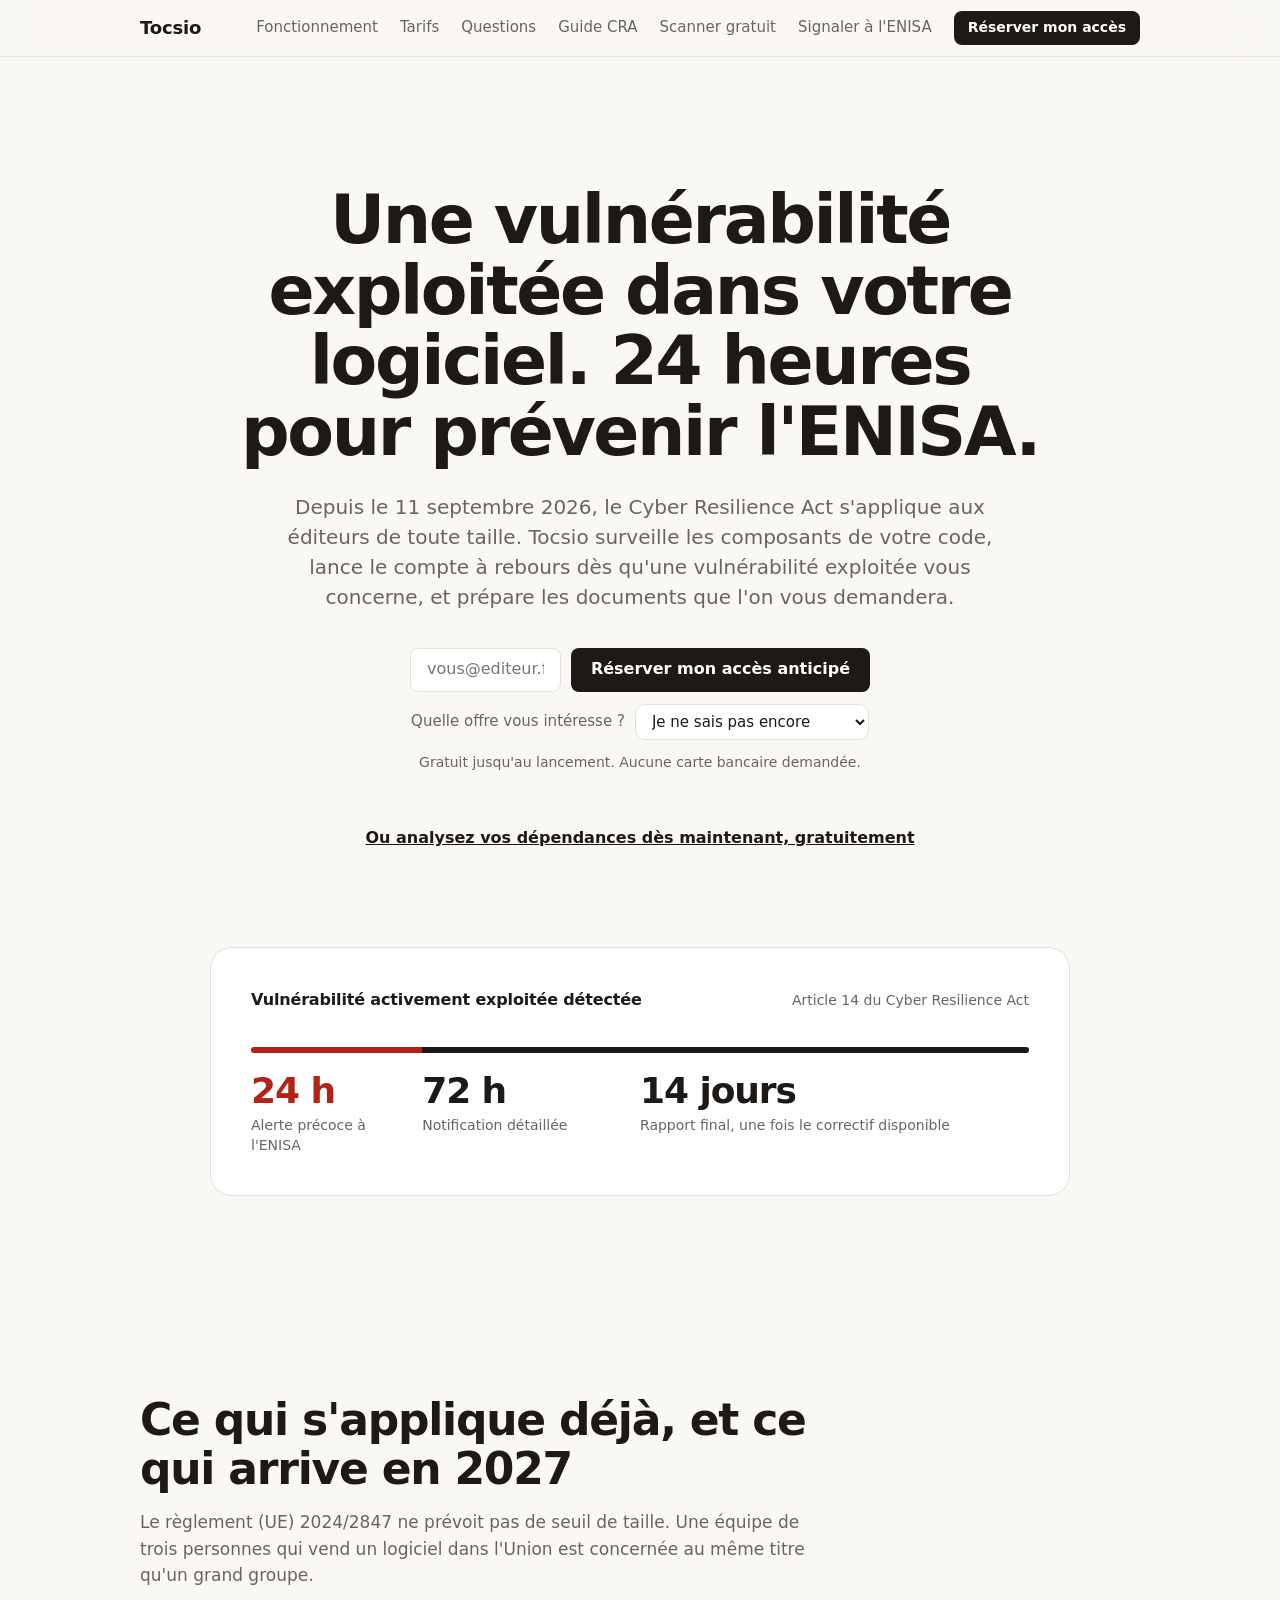
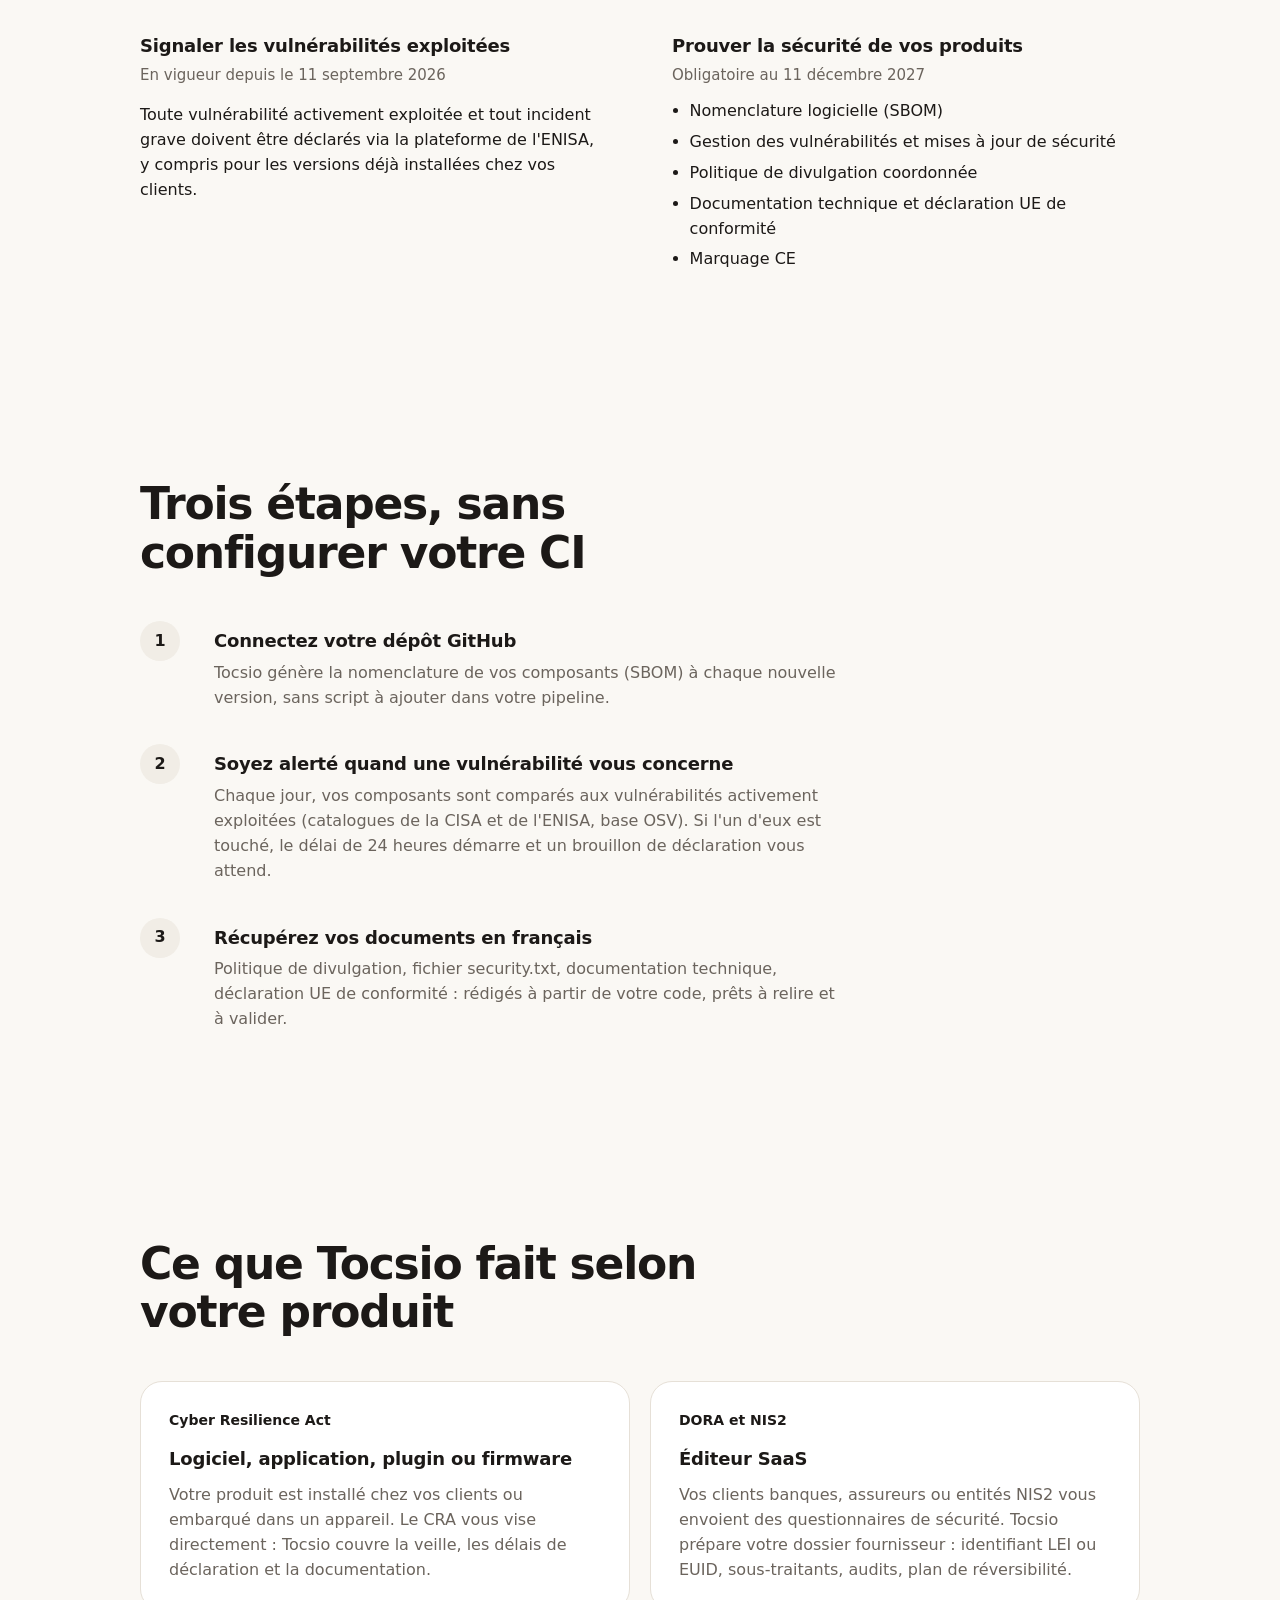
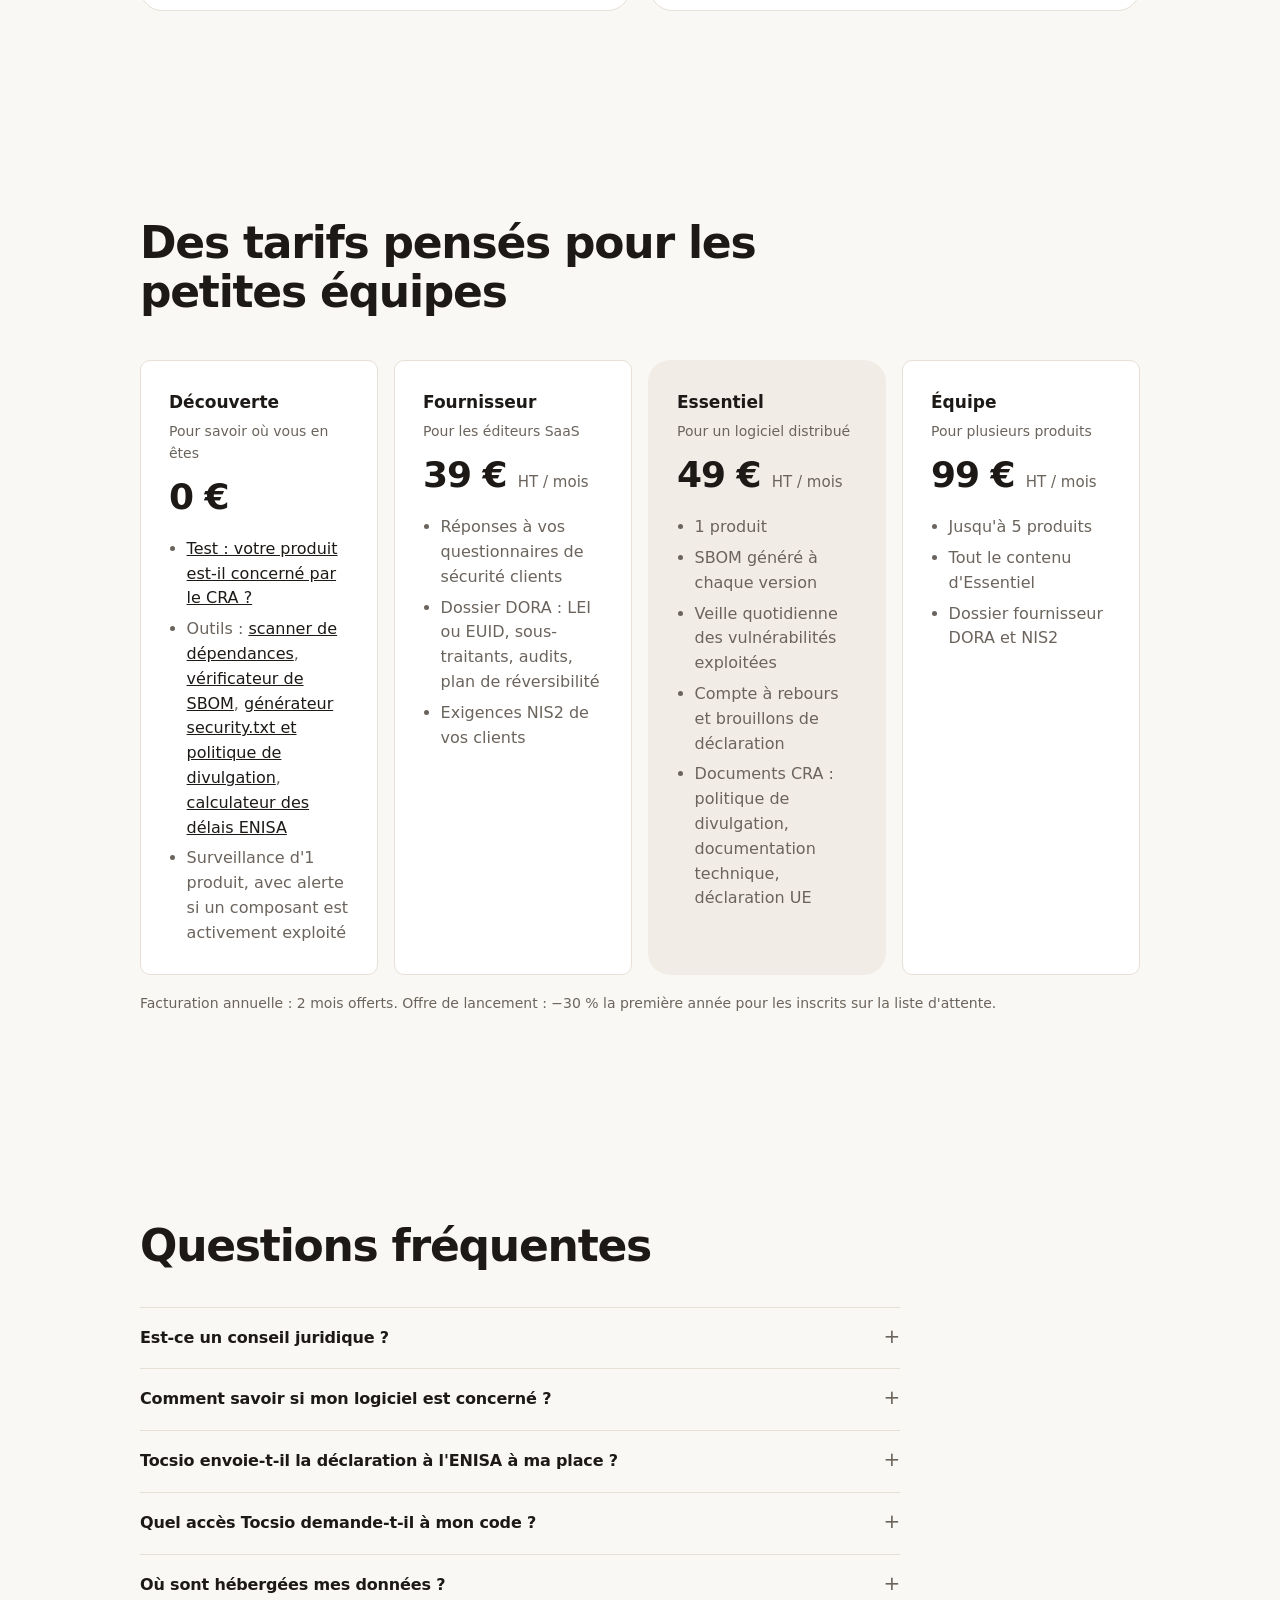
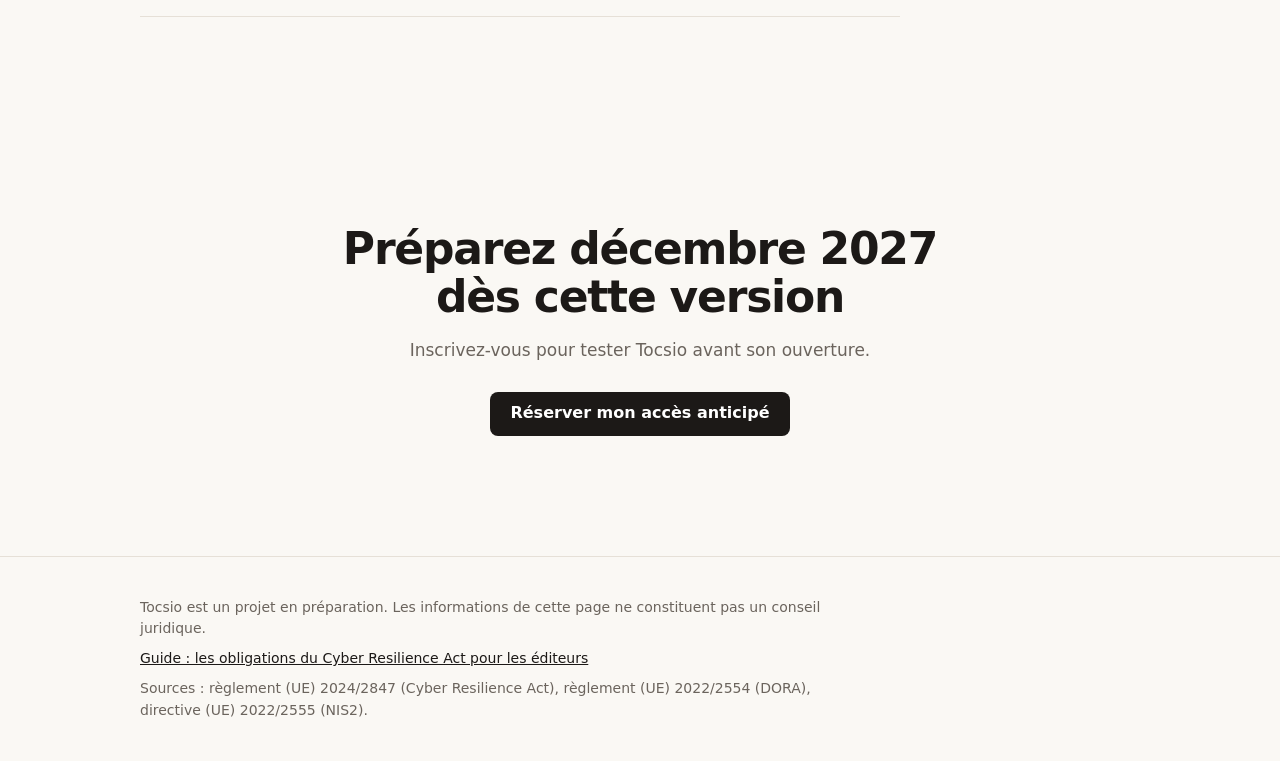
<file: index.html>
<!doctype html>
<html lang="fr">
<head>
<meta charset="utf-8">
<meta name="viewport" content="width=device-width, initial-scale=1, viewport-fit=cover">
<title>Tocsio | Conformité Cyber Resilience Act pour éditeurs de logiciels</title>
<meta name="description" content="Depuis le 11 septembre 2026, le Cyber Resilience Act impose aux éditeurs de signaler en 24 heures toute vulnérabilité exploitée. Tocsio surveille vos composants, lance le compte à rebours et prépare vos documents.">
<link rel="canonical" href="https://hosniadnane.github.io/vigie-landing/">
<script type="application/ld+json">
{
  "@context": "https://schema.org",
  "@type": "FAQPage",
  "mainEntity": [
    {
      "@type": "Question",
      "name": "Est-ce un conseil juridique ?",
      "acceptedAnswer": {
        "@type": "Answer",
        "text": "Non. Tocsio fournit des outils et des modèles conçus par un professionnel de la cybersécurité. Pour toute décision juridique, faites valider vos documents par votre conseil."
      }
    },
    {
      "@type": "Question",
      "name": "Comment savoir si mon logiciel est concerné ?",
      "acceptedAnswer": {
        "@type": "Answer",
        "text": "Le CRA vise les produits comportant des éléments numériques mis sur le marché européen. Certains cas en sont exclus, comme les services purement SaaS ou l'open source non commercial. Le test gratuit vous aide à situer votre produit en deux minutes."
      }
    },
    {
      "@type": "Question",
      "name": "Tocsio envoie-t-il la déclaration à l'ENISA à ma place ?",
      "acceptedAnswer": {
        "@type": "Answer",
        "text": "Tocsio prépare la déclaration et suit les trois délais. L'envoi se fait par vous, sur la plateforme de signalement de l'ENISA."
      }
    },
    {
      "@type": "Question",
      "name": "Quel accès Tocsio demande-t-il à mon code ?",
      "acceptedAnswer": {
        "@type": "Answer",
        "text": "Aucun, si vous préférez : vous pouvez déposer vos fichiers de dépendances ou votre SBOM, ou les envoyer depuis votre intégration continue (GitLab, GitHub Actions ou autre). Sur GitHub, vous pouvez aussi installer l'application Tocsio : un accès en lecture seule à vos dépôts, que vous retirez à tout moment. L'analyse de votre dépôt par l'IA est facultative : elle ne démarre que si vous la demandez. Votre code n'est pas conservé : seuls le SBOM et vos documents sont stockés."
      }
    },
    {
      "@type": "Question",
      "name": "Où sont hébergées mes données ?",
      "acceptedAnswer": {
        "@type": "Answer",
        "text": "Vos données seront hébergées en France. L'analyse par IA, facultative, est réalisée par Claude (Anthropic) ; pendant la bêta, elle a lieu hors de l'Union européenne, et vos données ne servent pas à entraîner de modèle."
      }
    }
  ]
}
</script>
<style>
  :root {
    --paper: #FAF8F4;
    --surface: #FFFFFF;
    --ink: #1C1917;
    --mute: #6B645D;
    --line: #E6E0D7;
    --blue: #1C1917; --on-fill: #FFFFFF;
    --blue-soft: #F1EDE6;
    --signal: #B42318;
    --nav: rgba(250, 248, 244, 0.8);
    --radius-lg: 22px;
    --radius-sm: 10px;
    color-scheme: light;
  }
  @media (prefers-color-scheme: dark) {
    :root {
      --paper: #141210;
      --surface: #1C1A17;
      --ink: #F5F3EF;
      --mute: #AAA29A;
      --line: #2E2A25;
      --blue: #F5F3EF; --on-fill: #141210;
      --blue-soft: #24211D;
      --signal: #FF8A7A;
      --nav: rgba(20, 18, 16, 0.8);
      color-scheme: dark;
    }
  }

  * { box-sizing: border-box; }
  html { -webkit-text-size-adjust: 100%; scroll-behavior: smooth; }
  body {
    margin: 0;
    background: var(--paper);
    color: var(--ink);
    font: 100%/1.55 system-ui, -apple-system, "Segoe UI", Roboto, "Helvetica Neue", Arial, sans-serif;
    font-optical-sizing: auto;
  }
  a { color: var(--blue); }
  :focus-visible { outline: 3px solid var(--blue); outline-offset: 3px; border-radius: 6px; }

  .visually-hidden { position: absolute; width: 1px; height: 1px; overflow: hidden; clip: rect(0 0 0 0); white-space: nowrap; }

  .wrap { max-width: 1040px; margin: 0 auto; padding-inline: max(20px, env(safe-area-inset-left)); }

  /* Navigation: translucent layer, content scrolls under it */
  .nav {
    position: sticky;
    top: 0;
    z-index: 10;
    padding-top: env(safe-area-inset-top, 0px);
    background: var(--nav);
    backdrop-filter: blur(20px) saturate(180%);
    -webkit-backdrop-filter: blur(20px) saturate(180%);
    border-bottom: 1px solid color-mix(in srgb, var(--line) 70%, transparent);
  }
  .nav-inner { display: flex; align-items: center; justify-content: space-between; gap: 16px; height: 56px; }
  .brand { font-weight: 650; font-size: 1.125rem; letter-spacing: -0.01em; color: var(--ink); text-decoration: none; }
  .nav-links { display: flex; align-items: center; gap: 22px; font-size: 0.9375rem; }
  .nav-links a { color: var(--mute); text-decoration: none; white-space: nowrap; }
  .nav-links a:hover { color: var(--ink); }
  .nav-links .btn { color: var(--on-fill); }

  .btn {
    display: inline-flex;
    align-items: center;
    justify-content: center;
    min-height: 44px;
    padding: 0 20px;
    border: 0;
    border-radius: 8px;
    background: var(--blue);
    color: var(--on-fill);
    font: inherit;
    font-weight: 600;
    text-decoration: none;
    cursor: pointer;
    transition: transform 100ms ease-out, opacity 150ms ease;
  }
  .btn:hover { opacity: 0.92; }
  .btn:active { transform: scale(0.97); }
  .btn-small { min-height: 34px; padding: 0 14px; font-size: 0.875rem; }
  @media (prefers-color-scheme: dark) { .btn, .nav-links .btn { color: var(--on-fill); } }

  /* Hero */
  .hero { padding-block: clamp(64px, 11vw, 128px) clamp(48px, 8vw, 96px); text-align: center; }
  .hero h1 {
    margin: 0 auto;
    max-width: 17ch;
    font-size: clamp(2.25rem, 6vw, 4.25rem);
    line-height: 1.04;
    letter-spacing: -0.035em;
    font-weight: 700;
  }
  .hero .lede {
    margin: 24px auto 0;
    max-width: 58ch;
    font-size: clamp(1.0625rem, 1.6vw, 1.25rem);
    line-height: 1.5;
    color: var(--mute);
  }

  /* Waitlist form */
  .signup { margin: 36px auto 0; max-width: 460px; }
  .signup-row { display: flex; gap: 10px; }
  .signup input {
    flex: 1;
    min-width: 0;
    min-height: 44px;
    padding: 0 16px;
    border: 1px solid var(--line);
    border-radius: 8px;
    background: var(--surface);
    color: var(--ink);
    font: inherit;
  }
  .signup input:focus-visible { outline-offset: 1px; }
  .signup .note { margin: 12px 0 0; font-size: 0.875rem; color: var(--mute); }
  .try { margin: 18px 0 0; font-weight: 600; }
  .plan-pick { display: flex; align-items: center; justify-content: center; gap: 10px; margin-top: 12px; font-size: 0.9375rem; color: var(--mute); flex-wrap: wrap; }
  .plan-pick select {
    min-height: 36px; padding: 0 12px; border: 1px solid var(--line); border-radius: 10px;
    background: var(--surface); color: var(--ink); font: inherit;
  }
  .signup .status { margin: 12px 0 0; font-size: 0.9375rem; min-height: 1.5em; }
  .signup .status.ok { color: var(--blue); }
  .signup .status.err { color: var(--signal); }
  @media (max-width: 480px) { .signup-row { flex-direction: column; } }

  /* The reporting clock: the one bold element */
  .clock {
    margin: clamp(56px, 9vw, 96px) auto 0;
    max-width: 860px;
    padding: clamp(24px, 4vw, 40px);
    border-radius: var(--radius-lg);
    background: var(--surface);
    border: 1px solid var(--line);
    text-align: left;
  }
  .clock-head { display: flex; justify-content: space-between; align-items: baseline; gap: 12px; flex-wrap: wrap; }
  .clock-head p { margin: 0; font-weight: 600; letter-spacing: -0.01em; }
  .clock-head span { color: var(--mute); font-size: 0.875rem; }
  .track { position: relative; height: 6px; margin: 34px 0 0; border-radius: 99px; background: var(--line); overflow: hidden; }
  .fill {
    position: absolute; inset: 0;
    background: linear-gradient(90deg, var(--signal) 0 22%, var(--blue) 22% 100%);
    transform-origin: left center;
    transform: scaleX(1);
  }
  .clock.pending .fill { transform: scaleX(0); }
  .clock.animate .fill { animation: run 2.4s cubic-bezier(0.22, 1, 0.36, 1) 0.3s both; }
  @keyframes run { from { transform: scaleX(0); } to { transform: scaleX(1); } }
  .marks { display: grid; grid-template-columns: 22% 28% 1fr; margin-top: 18px; }
  .mark { padding-right: 12px; }
  .mark b { display: block; font-size: clamp(1.5rem, 3.4vw, 2.25rem); line-height: 1.1; letter-spacing: -0.03em; }
  .mark.first b { color: var(--signal); }
  .mark small { display: block; margin-top: 6px; color: var(--mute); font-size: 0.875rem; line-height: 1.4; }
  @media (max-width: 640px) {
    .marks { grid-template-columns: 1fr; gap: 18px; }
    .track { display: none; }
    .mark { padding-left: 14px; border-left: 3px solid var(--blue); }
    .mark.first { border-left-color: var(--signal); }
  }

  /* Sections */
  section { padding-block: clamp(56px, 9vw, 104px); }
  .section-title {
    margin: 0;
    max-width: 22ch;
    font-size: clamp(1.75rem, 3.6vw, 2.75rem);
    line-height: 1.1;
    letter-spacing: -0.028em;
    font-weight: 700;
  }
  .section-intro { margin: 16px 0 0; max-width: 62ch; color: var(--mute); font-size: 1.0625rem; }

  .law { display: grid; grid-template-columns: 1fr 1fr; gap: clamp(28px, 5vw, 64px); margin-top: 44px; }
  .law h3 { margin: 0; font-size: 1.125rem; letter-spacing: -0.01em; }
  .law .when { margin: 4px 0 12px; color: var(--mute); font-size: 0.9375rem; }
  .law p, .law li { max-width: 52ch; }
  .law ul { margin: 0; padding-left: 1.1em; }
  .law li + li { margin-top: 6px; }
  @media (max-width: 720px) { .law { grid-template-columns: 1fr; } }

  .steps { list-style: none; margin: 44px 0 0; padding: 0; display: grid; gap: 34px; counter-reset: step; }
  .steps li { display: grid; grid-template-columns: 56px 1fr; gap: 6px 18px; counter-increment: step; }
  .steps li::before {
    content: counter(step);
    grid-row: span 2;
    width: 40px; height: 40px;
    display: grid; place-items: center;
    border-radius: 50%;
    background: var(--blue-soft);
    color: var(--blue);
    font-weight: 700;
  }
  .steps h3 { margin: 6px 0 0; font-size: 1.125rem; letter-spacing: -0.01em; }
  .steps p { margin: 0; max-width: 62ch; color: var(--mute); }

  .who { display: grid; grid-template-columns: 1fr 1fr; gap: 20px; margin-top: 44px; }
  .who article { padding: 28px; border-radius: var(--radius-lg); background: var(--surface); border: 1px solid var(--line); }
  .who h3 { margin: 0 0 10px; font-size: 1.125rem; letter-spacing: -0.01em; }
  .who p { margin: 0; color: var(--mute); }
  .who .tag { margin: 0 0 14px; font-size: 0.875rem; font-weight: 600; color: var(--blue); }
  @media (max-width: 720px) { .who { grid-template-columns: 1fr; } }

  .plans { display: grid; grid-template-columns: repeat(4, 1fr); gap: 16px; margin-top: 44px; align-items: stretch; }
  .plan .for { margin: 6px 0 0; font-size: 0.875rem; color: var(--mute); }
  .plan { padding: 28px; border-radius: var(--radius-sm); border: 1px solid var(--line); background: var(--surface); display: flex; flex-direction: column; }
  .plan.main { border-radius: var(--radius-lg); background: var(--blue-soft); border-color: transparent; }
  .plan h3 { margin: 0; font-size: 1.0625rem; }
  .price { margin: 14px 0 4px; font-size: 2.25rem; font-weight: 700; letter-spacing: -0.03em; line-height: 1; }
  .price span { font-size: 0.9375rem; font-weight: 500; color: var(--mute); letter-spacing: 0; }
  .plan ul { margin: 18px 0 0; padding-left: 1.1em; color: var(--mute); }
  .plan li + li { margin-top: 6px; }
  .plans-note { margin: 18px 0 0; color: var(--mute); font-size: 0.875rem; }
  @media (max-width: 980px) { .plans { grid-template-columns: repeat(2, 1fr); } }
  @media (max-width: 560px) { .plans { grid-template-columns: 1fr; } }

  .faq { margin-top: 36px; max-width: 760px; }
  .faq details { border-top: 1px solid var(--line); padding: 18px 0; }
  .faq details:last-child { border-bottom: 1px solid var(--line); }
  .faq summary { cursor: pointer; font-weight: 600; letter-spacing: -0.01em; list-style: none; display: flex; justify-content: space-between; gap: 16px; }
  .faq summary::-webkit-details-marker { display: none; }
  .faq summary::after { content: "+"; color: var(--mute); font-weight: 400; font-size: 1.25rem; line-height: 1; transition: transform 200ms ease; }
  .faq details[open] summary::after { transform: rotate(45deg); }
  .faq p { margin: 12px 0 0; color: var(--mute); max-width: 66ch; }

  .closing { text-align: center; }
  .closing .section-title { margin-inline: auto; }
  .closing .section-intro { margin-inline: auto; }

  footer { padding-block: 40px calc(40px + env(safe-area-inset-bottom, 0px)); border-top: 1px solid var(--line); color: var(--mute); font-size: 0.875rem; }
  footer p { margin: 0; max-width: 80ch; }
  footer p + p { margin-top: 8px; }

  @media (max-width: 1000px) { .nav-links a[href^="#"]:not(.btn) { display: none; } }
  @media (max-width: 760px) { .nav-links a:not(.btn) { display: none; } }

  @media (prefers-reduced-motion: reduce) {
    html { scroll-behavior: auto; }
    .clock.animate .fill { animation: none; }
    .btn, .faq summary::after { transition: none; }
  }
  @media (prefers-reduced-transparency: reduce) {
    .nav { background: var(--paper); backdrop-filter: none; -webkit-backdrop-filter: none; }
  }
</style>
</head>
<body>

<header class="nav">
  <div class="wrap nav-inner">
    <a class="brand" href="#">Tocsio</a>
    <nav class="nav-links" aria-label="Navigation principale">
      <a href="#fonctionnement">Fonctionnement</a>
      <a href="#tarifs">Tarifs</a>
      <a href="#questions">Questions</a>
      <a href="cyber-resilience-act-editeurs/">Guide CRA</a>
      <a href="scanner/">Scanner gratuit</a>
      <a href="signaler-enisa/">Signaler à l'ENISA</a>
      <a class="btn btn-small" href="#inscription">Réserver mon accès</a>
    </nav>
  </div>
</header>

<main>
  <div class="wrap hero">
    <h1>Une vulnérabilité exploitée dans votre logiciel. 24&nbsp;heures pour prévenir l'ENISA.</h1>
    <p class="lede">Depuis le 11&nbsp;septembre 2026, le Cyber Resilience Act s'applique aux éditeurs de toute taille. Tocsio surveille les composants de votre code, lance le compte à rebours dès qu'une vulnérabilité exploitée vous concerne, et prépare les documents que l'on vous demandera.</p>

    <form class="signup" id="inscription" novalidate>
      <div class="signup-row">
        <label for="email" class="visually-hidden">Adresse e-mail professionnelle</label>
        <input id="email" name="email" type="email" autocomplete="email" placeholder="vous@editeur.fr" required>
        <button class="btn" type="submit">Réserver mon accès anticipé</button>
      </div>
      <div class="plan-pick">
        <label for="offre">Quelle offre vous intéresse ?</label>
        <select id="offre" name="offre">
          <option value="">Je ne sais pas encore</option>
          <option value="decouverte">Découverte (0 €)</option>
          <option value="fournisseur">Fournisseur (39 € / mois)</option>
          <option value="essentiel">Essentiel (49 € / mois)</option>
          <option value="equipe">Équipe (99 € / mois)</option>
        </select>
      </div>
      <p class="note">Gratuit jusqu'au lancement. Aucune carte bancaire demandée.</p>
      <p class="status" role="status" aria-live="polite"></p>
    </form>
    <p class="try"><a href="scanner/">Ou analysez vos dépendances dès maintenant, gratuitement</a></p>

    <div class="clock" id="clock" aria-label="Délais de déclaration imposés par le Cyber Resilience Act">
      <div class="clock-head">
        <p>Vulnérabilité activement exploitée détectée</p>
        <span>Article 14 du Cyber Resilience Act</span>
      </div>
      <div class="track" aria-hidden="true"><div class="fill"></div></div>
      <div class="marks">
        <div class="mark first"><b>24 h</b><small>Alerte précoce à l'ENISA</small></div>
        <div class="mark"><b>72 h</b><small>Notification détaillée</small></div>
        <div class="mark"><b>14 jours</b><small>Rapport final, une fois le correctif disponible</small></div>
      </div>
    </div>
  </div>

  <section aria-labelledby="t-loi">
    <div class="wrap">
      <h2 class="section-title" id="t-loi">Ce qui s'applique déjà, et ce qui arrive en 2027</h2>
      <p class="section-intro">Le règlement (UE) 2024/2847 ne prévoit pas de seuil de taille. Une équipe de trois personnes qui vend un logiciel dans l'Union est concernée au même titre qu'un grand groupe.</p>
      <div class="law">
        <div>
          <h3>Signaler les vulnérabilités exploitées</h3>
          <p class="when">En vigueur depuis le 11 septembre 2026</p>
          <p>Toute vulnérabilité activement exploitée et tout incident grave doivent être déclarés via la plateforme de l'ENISA, y compris pour les versions déjà installées chez vos clients.</p>
        </div>
        <div>
          <h3>Prouver la sécurité de vos produits</h3>
          <p class="when">Obligatoire au 11 décembre 2027</p>
          <ul>
            <li>Nomenclature logicielle (SBOM)</li>
            <li>Gestion des vulnérabilités et mises à jour de sécurité</li>
            <li>Politique de divulgation coordonnée</li>
            <li>Documentation technique et déclaration UE de conformité</li>
            <li>Marquage CE</li>
          </ul>
        </div>
      </div>
    </div>
  </section>

  <section id="fonctionnement" aria-labelledby="t-fonc">
    <div class="wrap">
      <h2 class="section-title" id="t-fonc">Trois étapes, sans configurer votre CI</h2>
      <ol class="steps">
        <li>
          <h3>Connectez votre dépôt GitHub</h3>
          <p>Tocsio génère la nomenclature de vos composants (SBOM) à chaque nouvelle version, sans script à ajouter dans votre pipeline.</p>
        </li>
        <li>
          <h3>Soyez alerté quand une vulnérabilité vous concerne</h3>
          <p>Chaque jour, vos composants sont comparés aux vulnérabilités activement exploitées (catalogues de la CISA et de l'ENISA, base OSV). Si l'un d'eux est touché, le délai de 24 heures démarre et un brouillon de déclaration vous attend.</p>
        </li>
        <li>
          <h3>Récupérez vos documents en français</h3>
          <p>Politique de divulgation, fichier security.txt, documentation technique, déclaration UE de conformité : rédigés à partir de votre code, prêts à relire et à valider.</p>
        </li>
      </ol>
    </div>
  </section>

  <section aria-labelledby="t-qui">
    <div class="wrap">
      <h2 class="section-title" id="t-qui">Ce que Tocsio fait selon votre produit</h2>
      <div class="who">
        <article>
          <p class="tag">Cyber Resilience Act</p>
          <h3>Logiciel, application, plugin ou firmware</h3>
          <p>Votre produit est installé chez vos clients ou embarqué dans un appareil. Le CRA vous vise directement : Tocsio couvre la veille, les délais de déclaration et la documentation.</p>
        </article>
        <article>
          <p class="tag">DORA et NIS2</p>
          <h3>Éditeur SaaS</h3>
          <p>Vos clients banques, assureurs ou entités NIS2 vous envoient des questionnaires de sécurité. Tocsio prépare votre dossier fournisseur : identifiant LEI ou EUID, sous-traitants, audits, plan de réversibilité.</p>
        </article>
      </div>
    </div>
  </section>

  <section id="tarifs" aria-labelledby="t-tarifs">
    <div class="wrap">
      <h2 class="section-title" id="t-tarifs">Des tarifs pensés pour les petites équipes</h2>
      <div class="plans">
        <div class="plan">
          <h3>Découverte</h3>
          <p class="for">Pour savoir où vous en êtes</p>
          <p class="price">0 €</p>
          <ul>
            <li><a href="test-cra/">Test : votre produit est-il concerné par le CRA ?</a></li>
            <li>Outils : <a href="scanner/">scanner de dépendances</a>, <a href="verifier-sbom/">vérificateur de SBOM</a>, <a href="generateur-securite/">générateur security.txt et politique de divulgation</a>, <a href="signaler-enisa/">calculateur des délais ENISA</a></li>
            <li>Surveillance d'1 produit, avec alerte si un composant est activement exploité</li>
          </ul>
        </div>
        <div class="plan">
          <h3>Fournisseur</h3>
          <p class="for">Pour les éditeurs SaaS</p>
          <p class="price">39 € <span>HT / mois</span></p>
          <ul>
            <li>Réponses à vos questionnaires de sécurité clients</li>
            <li>Dossier DORA : LEI ou EUID, sous-traitants, audits, plan de réversibilité</li>
            <li>Exigences NIS2 de vos clients</li>
          </ul>
        </div>
        <div class="plan main">
          <h3>Essentiel</h3>
          <p class="for">Pour un logiciel distribué</p>
          <p class="price">49 € <span>HT / mois</span></p>
          <ul>
            <li>1 produit</li>
            <li>SBOM généré à chaque version</li>
            <li>Veille quotidienne des vulnérabilités exploitées</li>
            <li>Compte à rebours et brouillons de déclaration</li>
            <li>Documents CRA : politique de divulgation, documentation technique, déclaration UE</li>
          </ul>
        </div>
        <div class="plan">
          <h3>Équipe</h3>
          <p class="for">Pour plusieurs produits</p>
          <p class="price">99 € <span>HT / mois</span></p>
          <ul>
            <li>Jusqu'à 5 produits</li>
            <li>Tout le contenu d'Essentiel</li>
            <li>Dossier fournisseur DORA et NIS2</li>
          </ul>
        </div>
      </div>
      <p class="plans-note">Facturation annuelle : 2 mois offerts. Offre de lancement : −30 % la première année pour les inscrits sur la liste d'attente.</p>
    </div>
  </section>

  <section id="questions" aria-labelledby="t-faq">
    <div class="wrap">
      <h2 class="section-title" id="t-faq">Questions fréquentes</h2>
      <div class="faq">
        <details>
          <summary>Est-ce un conseil juridique ?</summary>
          <p>Non. Tocsio fournit des outils et des modèles conçus par un professionnel de la cybersécurité. Pour toute décision juridique, faites valider vos documents par votre conseil.</p>
        </details>
        <details>
          <summary>Comment savoir si mon logiciel est concerné ?</summary>
          <p>Le CRA vise les produits comportant des éléments numériques mis sur le marché européen. Certains cas en sont exclus, comme les services purement SaaS ou l'open source non commercial. <a href="test-cra/">Le test gratuit</a> vous aide à situer votre produit en deux minutes.</p>
        </details>
        <details>
          <summary>Tocsio envoie-t-il la déclaration à l'ENISA à ma place ?</summary>
          <p>Tocsio prépare la déclaration et suit les trois délais. L'envoi se fait par vous, sur la plateforme de signalement de l'ENISA.</p>
        </details>
        <details>
          <summary>Quel accès Tocsio demande-t-il à mon code ?</summary>
          <p>Aucun, si vous préférez : vous pouvez déposer vos fichiers de dépendances ou votre SBOM, ou les envoyer depuis votre intégration continue (GitLab, GitHub Actions ou autre). Sur GitHub, vous pouvez aussi installer l'application Tocsio : un accès en lecture seule à vos dépôts, que vous retirez à tout moment.</p>
          <p>L'analyse de votre dépôt par l'IA est facultative : elle ne démarre que si vous la demandez. Votre code n'est pas conservé : seuls le SBOM et vos documents sont stockés.</p>
        </details>
        <details>
          <summary>Où sont hébergées mes données ?</summary>
          <p>Vos données seront hébergées en France. L'analyse par IA, facultative, est réalisée par Claude (Anthropic) ; pendant la bêta, elle a lieu hors de l'Union européenne, et vos données ne servent pas à entraîner de modèle.</p>
        </details>
      </div>
    </div>
  </section>

  <section class="closing" aria-labelledby="t-fin">
    <div class="wrap">
      <h2 class="section-title" id="t-fin">Préparez décembre 2027 dès cette version</h2>
      <p class="section-intro">Inscrivez-vous pour tester Tocsio avant son ouverture.</p>
      <p style="margin-top:28px"><a class="btn" href="#inscription">Réserver mon accès anticipé</a></p>
    </div>
  </section>
</main>

<footer>
  <div class="wrap">
    <p>Tocsio est un projet en préparation. Les informations de cette page ne constituent pas un conseil juridique.</p>
    <p><a href="cyber-resilience-act-editeurs/">Guide : les obligations du Cyber Resilience Act pour les éditeurs</a></p>
    <p>Sources : règlement (UE) 2024/2847 (Cyber Resilience Act), règlement (UE) 2022/2554 (DORA), directive (UE) 2022/2555 (NIS2).</p>
  </div>
</footer>

<script>
  // Formspree waitlist form.
  const FORM_ENDPOINT = "https://formspree.io/f/xvkaworv";

  const form = document.getElementById("inscription");
  const input = document.getElementById("email");
  const status = form.querySelector(".status");

  form.addEventListener("submit", async (event) => {
    event.preventDefault();
    status.className = "status";

    if (!input.checkValidity()) {
      status.textContent = "Saisissez une adresse e-mail valide.";
      status.classList.add("err");
      input.focus();
      return;
    }
    if (!FORM_ENDPOINT) {
      status.textContent = "Le formulaire n'est pas encore connecté.";
      status.classList.add("err");
      return;
    }

    const button = form.querySelector("button");
    button.disabled = true;
    try {
      const response = await fetch(FORM_ENDPOINT, {
        method: "POST",
        headers: { "Accept": "application/json", "Content-Type": "application/json" },
        body: JSON.stringify({ email: input.value, offre: document.getElementById("offre").value || "indecis", source: "accueil" })
      });
      if (!response.ok) throw new Error(String(response.status));
      status.textContent = "C'est noté. Vous serez prévenu avant l'ouverture.";
      status.classList.add("ok");
      form.reset();
    } catch {
      status.textContent = "L'inscription n'a pas abouti. Réessayez dans un instant.";
      status.classList.add("err");
    } finally {
      button.disabled = false;
    }
  });

  // One orchestrated moment: the reporting clock fills once it is on screen.
  const clock = document.getElementById("clock");
  const reduce = window.matchMedia("(prefers-reduced-motion: reduce)").matches;
  if (!reduce && "IntersectionObserver" in window) {
    clock.classList.add("pending");
    const observer = new IntersectionObserver((entries) => {
      if (entries.some((e) => e.isIntersecting)) {
        clock.classList.replace("pending", "animate");
        observer.disconnect();
      }
    }, { threshold: 0.4 });
    observer.observe(clock);
  }
</script>
</body>
</html>
</file>
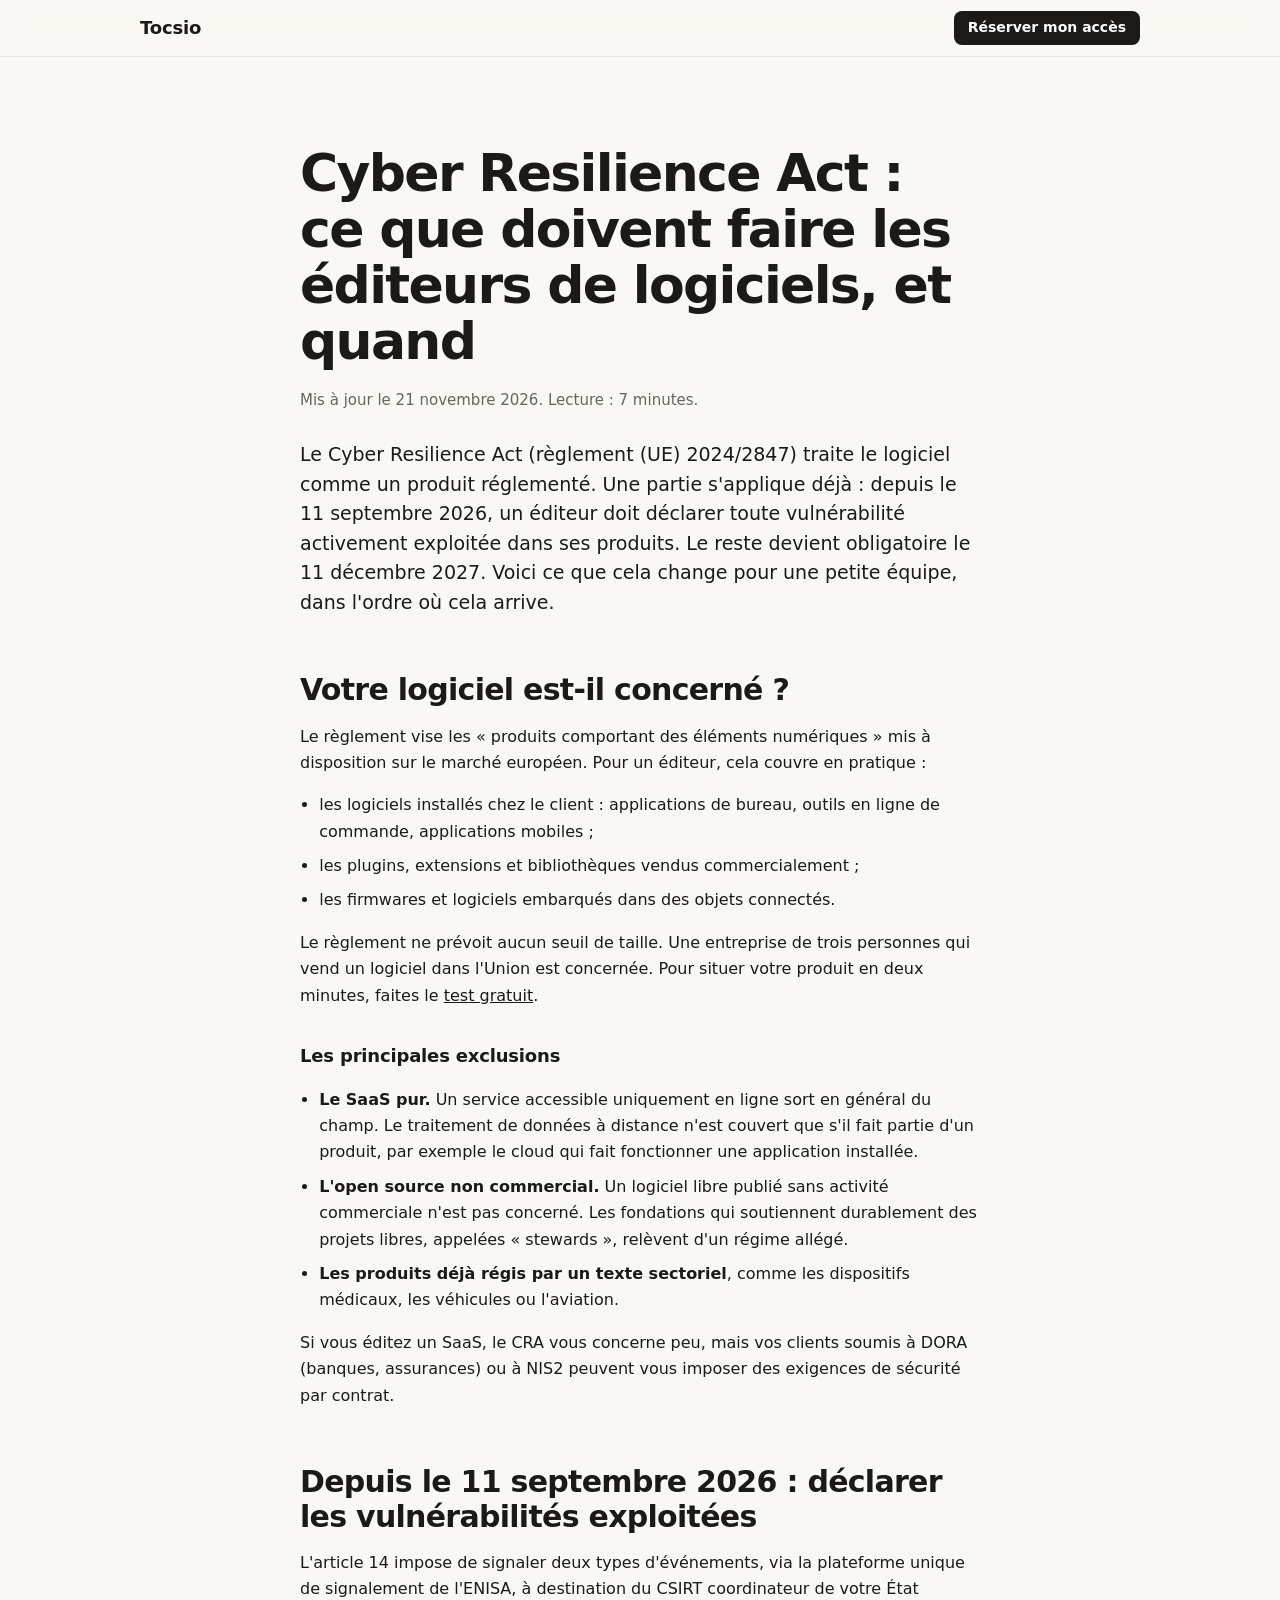
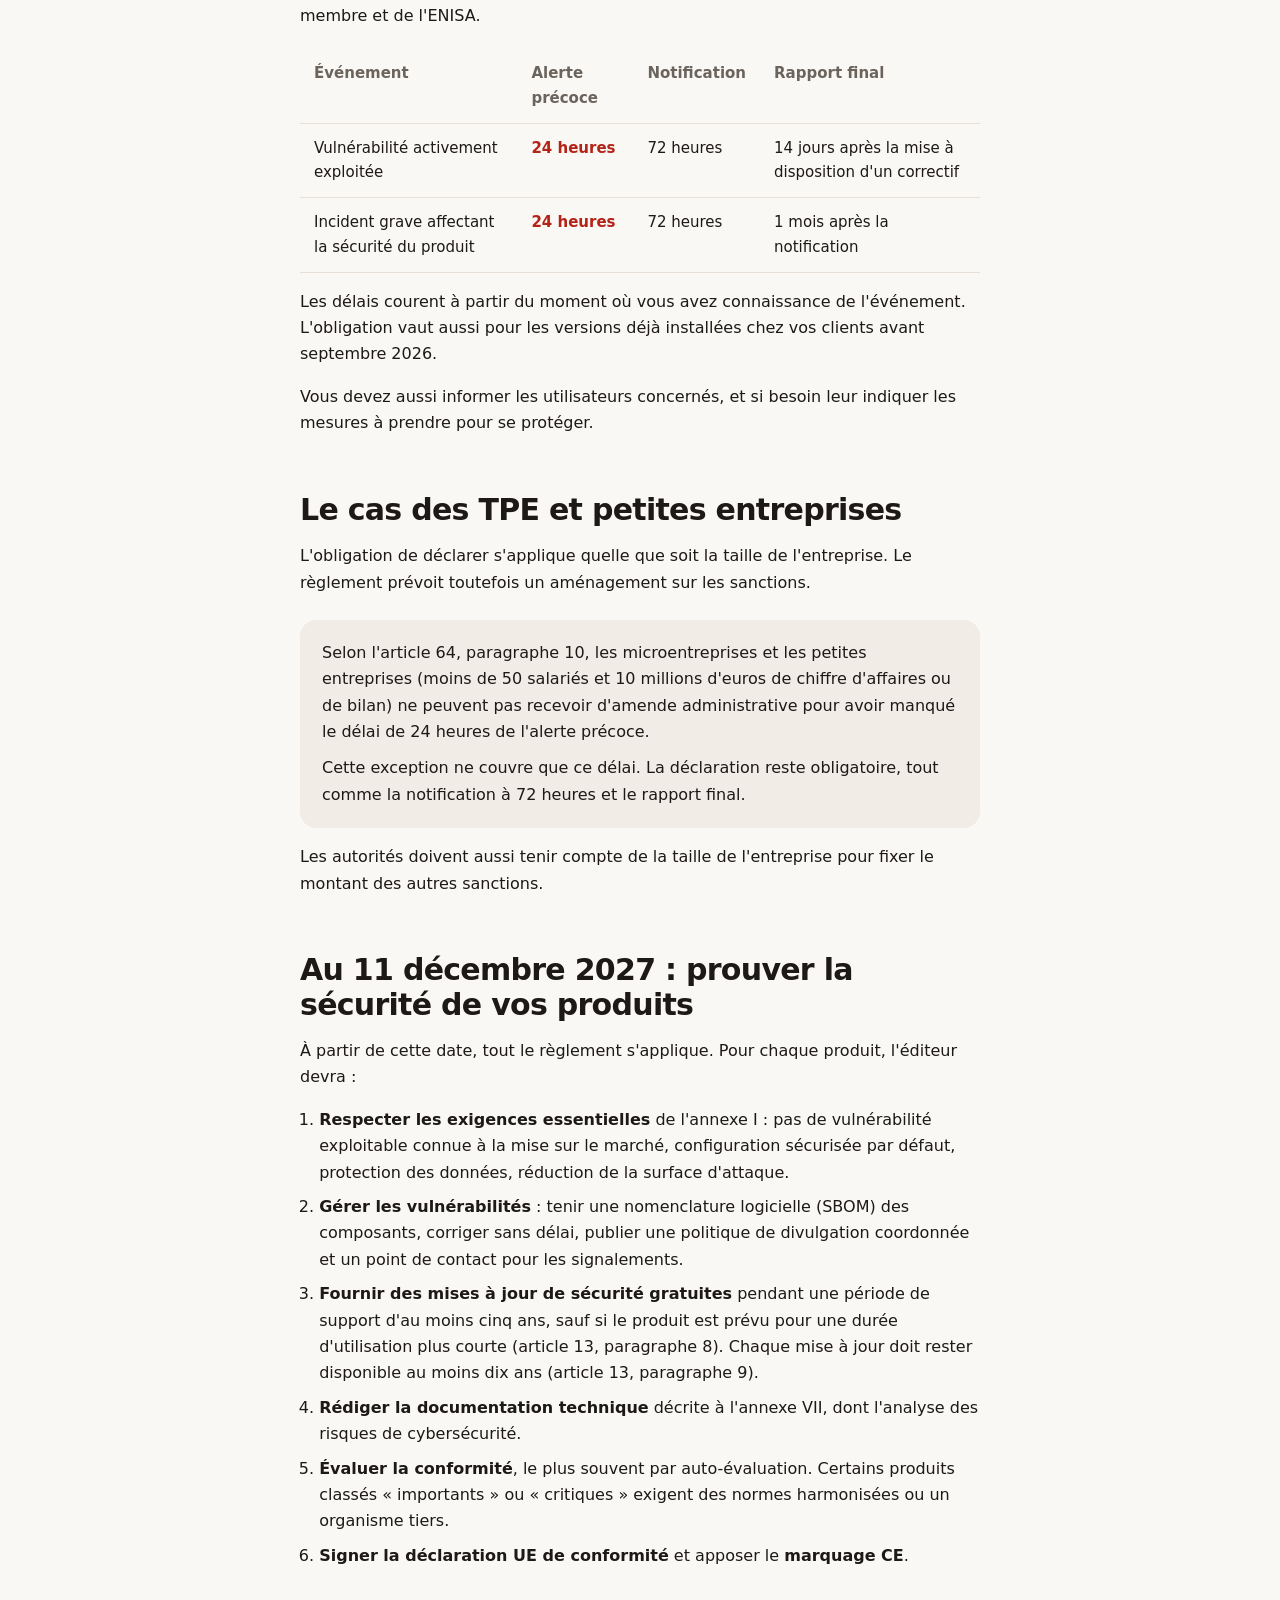
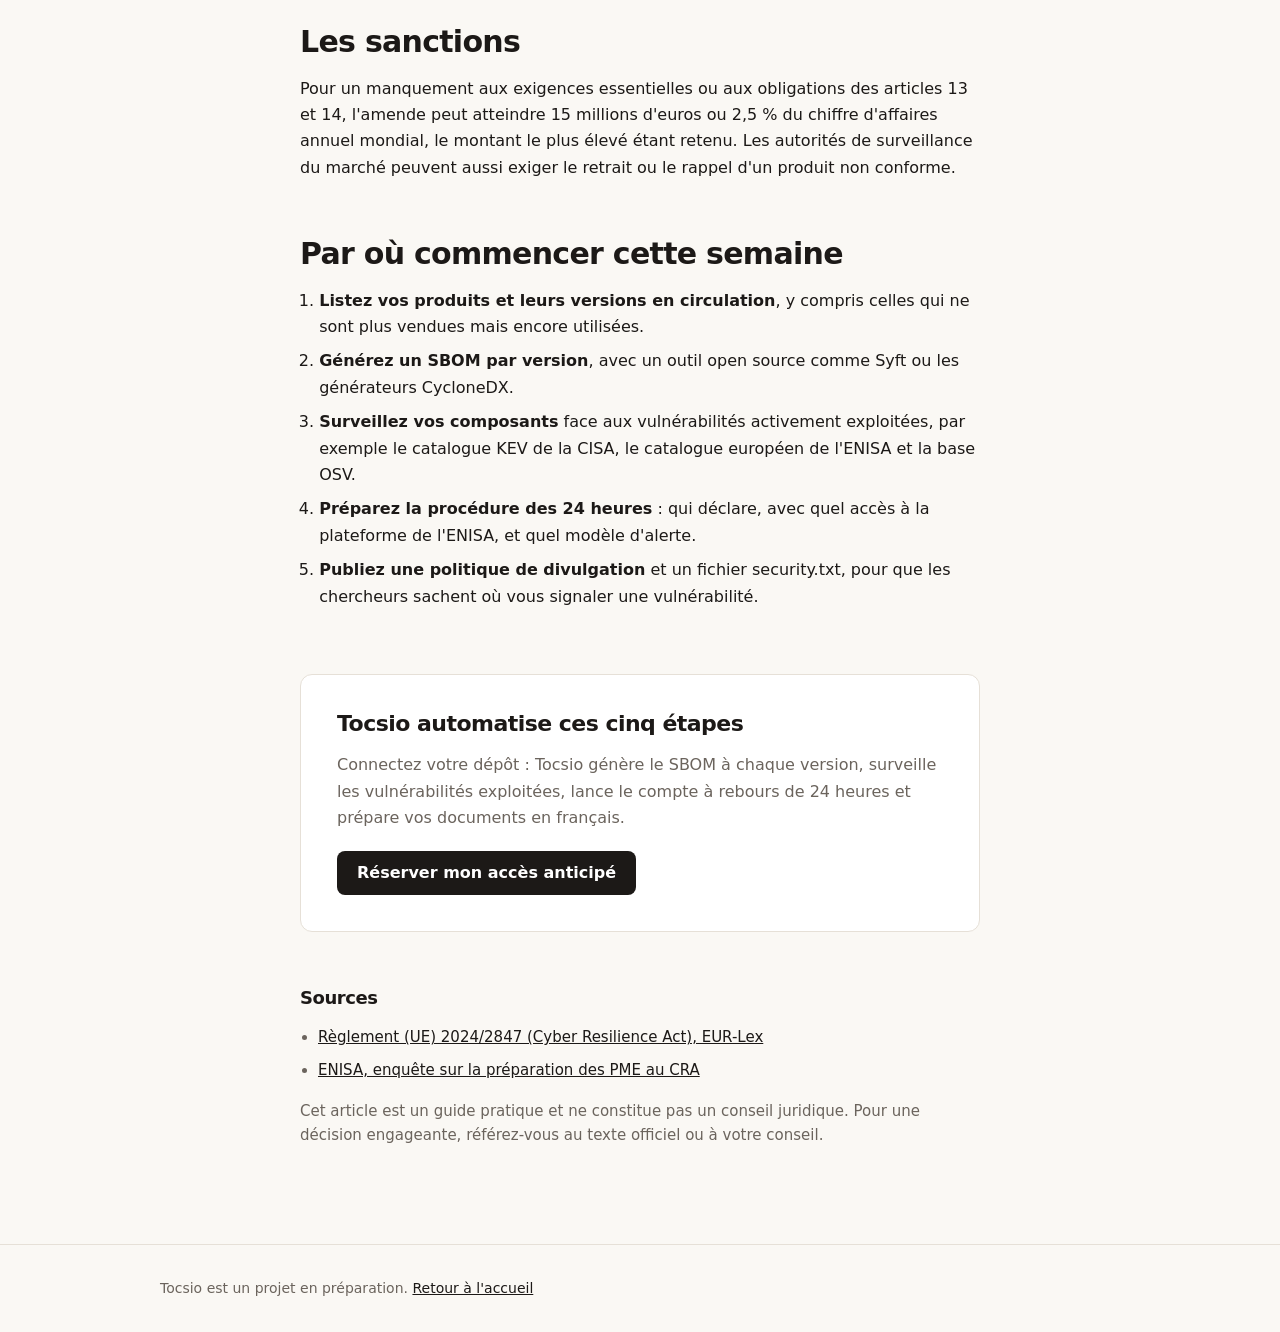
<file: cyber-resilience-act-editeurs/index.html>
<!doctype html>
<html lang="fr">
<head>
<meta charset="utf-8">
<meta name="viewport" content="width=device-width, initial-scale=1, viewport-fit=cover">
<title>Cyber Resilience Act : obligations des éditeurs de logiciels en 2026 et 2027</title>
<meta name="description" content="Guide pratique du Cyber Resilience Act pour les éditeurs : produits concernés, déclaration des vulnérabilités en 24 heures depuis le 11 septembre 2026, règles pour les petites entreprises, obligations au 11 décembre 2027 et sanctions.">
<link rel="canonical" href="https://hosniadnane.github.io/vigie-landing/cyber-resilience-act-editeurs/">
<meta property="og:type" content="article">
<meta property="og:locale" content="fr_FR">
<meta property="og:title" content="Cyber Resilience Act : ce que doivent faire les éditeurs de logiciels, et quand">
<meta property="og:description" content="Déclaration des vulnérabilités en 24 heures, règles pour les TPE et petites entreprises, obligations au 11 décembre 2027 et sanctions.">
<meta property="og:url" content="https://hosniadnane.github.io/vigie-landing/cyber-resilience-act-editeurs/">
<script type="application/ld+json">
{
  "@context": "https://schema.org",
  "@type": "Article",
  "headline": "Cyber Resilience Act : ce que doivent faire les éditeurs de logiciels, et quand",
  "inLanguage": "fr",
  "datePublished": "2026-11-21",
  "dateModified": "2026-11-21",
  "mainEntityOfPage": "https://hosniadnane.github.io/vigie-landing/cyber-resilience-act-editeurs/"
}
</script>
<style>
  :root {
    --paper: #FAF8F4;
    --surface: #FFFFFF;
    --ink: #1C1917;
    --mute: #6B645D;
    --line: #E6E0D7;
    --blue: #1C1917; --on-fill: #FFFFFF;
    --blue-soft: #F1EDE6;
    --signal: #B42318;
    --nav: rgba(250, 248, 244, 0.8);
    color-scheme: light;
  }
  @media (prefers-color-scheme: dark) {
    :root {
      --paper: #141210;
      --surface: #1C1A17;
      --ink: #F5F3EF;
      --mute: #AAA29A;
      --line: #2E2A25;
      --blue: #F5F3EF; --on-fill: #141210;
      --blue-soft: #24211D;
      --signal: #FF8A7A;
      --nav: rgba(20, 18, 16, 0.8);
      color-scheme: dark;
    }
  }
  * { box-sizing: border-box; }
  html { -webkit-text-size-adjust: 100%; }
  body {
    margin: 0;
    background: var(--paper);
    color: var(--ink);
    font: 100%/1.65 system-ui, -apple-system, "Segoe UI", Roboto, "Helvetica Neue", Arial, sans-serif;
    font-optical-sizing: auto;
  }
  a { color: var(--blue); }
  :focus-visible { outline: 3px solid var(--blue); outline-offset: 3px; border-radius: 6px; }

  .nav {
    position: sticky; top: 0; z-index: 10;
    padding-top: env(safe-area-inset-top, 0px);
    background: var(--nav);
    backdrop-filter: blur(20px) saturate(180%);
    -webkit-backdrop-filter: blur(20px) saturate(180%);
    border-bottom: 1px solid color-mix(in srgb, var(--line) 70%, transparent);
  }
  .nav-inner { max-width: 1040px; margin: 0 auto; padding-inline: 20px; display: flex; align-items: center; justify-content: space-between; gap: 16px; height: 56px; }
  .brand { font-weight: 650; font-size: 1.125rem; letter-spacing: -0.01em; color: var(--ink); text-decoration: none; }
  .btn {
    display: inline-flex; align-items: center; justify-content: center;
    min-height: 44px; padding: 0 20px; border-radius: 8px;
    background: var(--blue); color: var(--on-fill); font-weight: 600; text-decoration: none;
    transition: transform 100ms ease-out, opacity 150ms ease;
  }
  .btn:hover { opacity: 0.92; }
  .btn:active { transform: scale(0.97); }
  .btn-small { min-height: 34px; padding: 0 14px; font-size: 0.875rem; }
  @media (prefers-color-scheme: dark) { .btn { color: var(--on-fill); } }

  article { max-width: 720px; margin: 0 auto; padding: clamp(48px, 8vw, 88px) 20px clamp(56px, 8vw, 96px); }
  h1 {
    margin: 0;
    font-size: clamp(2rem, 5vw, 3.25rem);
    line-height: 1.08;
    letter-spacing: -0.032em;
    font-weight: 700;
  }
  .meta { margin: 18px 0 0; color: var(--mute); font-size: 0.9375rem; }
  .chapo { margin: 28px 0 0; font-size: 1.1875rem; line-height: 1.55; color: var(--ink); }
  h2 {
    margin: 56px 0 0;
    font-size: clamp(1.5rem, 3vw, 1.875rem);
    line-height: 1.15;
    letter-spacing: -0.024em;
  }
  h3 { margin: 32px 0 0; font-size: 1.125rem; letter-spacing: -0.01em; }
  p, li { max-width: 68ch; }
  p { margin: 16px 0 0; }
  ul, ol { margin: 16px 0 0; padding-left: 1.2em; }
  li + li { margin-top: 8px; }

  .table-wrap { margin-top: 20px; overflow-x: auto; }
  table { width: 100%; min-width: 520px; border-collapse: collapse; font-size: 0.9375rem; }
  th, td { text-align: left; padding: 12px 14px; border-bottom: 1px solid var(--line); vertical-align: top; }
  th { font-weight: 600; color: var(--mute); }
  td.first { color: var(--signal); font-weight: 650; }

  .callout {
    margin-top: 24px; padding: 20px 22px;
    border-radius: 16px; background: var(--blue-soft);
  }
  .callout p { margin: 0; }
  .callout p + p { margin-top: 10px; }

  .cta {
    margin-top: 64px; padding: clamp(24px, 4vw, 36px);
    border-radius: 12px; background: var(--surface); border: 1px solid var(--line);
  }
  .cta h2 { margin: 0; font-size: 1.375rem; }
  .cta p { color: var(--mute); }
  .cta .btn { margin-top: 20px; }

  .sources { margin-top: 56px; font-size: 0.9375rem; color: var(--mute); }
  .sources h2 { font-size: 1.125rem; margin-top: 0; color: var(--ink); }

  footer { padding-block: 32px calc(32px + env(safe-area-inset-bottom, 0px)); border-top: 1px solid var(--line); color: var(--mute); font-size: 0.875rem; }
  footer p { max-width: 1000px; margin: 0 auto; padding-inline: 20px; }

  @media (prefers-reduced-motion: reduce) { .btn { transition: none; } }
  @media (prefers-reduced-transparency: reduce) {
    .nav { background: var(--paper); backdrop-filter: none; -webkit-backdrop-filter: none; }
  }
</style>
</head>
<body>

<header class="nav">
  <div class="nav-inner">
    <a class="brand" href="../">Tocsio</a>
    <a class="btn btn-small" href="../#inscription">Réserver mon accès</a>
  </div>
</header>

<main>
<article>
  <h1>Cyber Resilience Act : ce que doivent faire les éditeurs de logiciels, et quand</h1>
  <p class="meta">Mis à jour le 21 novembre 2026. Lecture : 7 minutes.</p>

  <p class="chapo">Le Cyber Resilience Act (règlement (UE) 2024/2847) traite le logiciel comme un produit réglementé. Une partie s'applique déjà : depuis le 11 septembre 2026, un éditeur doit déclarer toute vulnérabilité activement exploitée dans ses produits. Le reste devient obligatoire le 11 décembre 2027. Voici ce que cela change pour une petite équipe, dans l'ordre où cela arrive.</p>

  <h2>Votre logiciel est-il concerné ?</h2>
  <p>Le règlement vise les « produits comportant des éléments numériques » mis à disposition sur le marché européen. Pour un éditeur, cela couvre en pratique :</p>
  <ul>
    <li>les logiciels installés chez le client : applications de bureau, outils en ligne de commande, applications mobiles ;</li>
    <li>les plugins, extensions et bibliothèques vendus commercialement ;</li>
    <li>les firmwares et logiciels embarqués dans des objets connectés.</li>
  </ul>
  <p>Le règlement ne prévoit aucun seuil de taille. Une entreprise de trois personnes qui vend un logiciel dans l'Union est concernée. Pour situer votre produit en deux minutes, faites le <a href="../test-cra/">test gratuit</a>.</p>

  <h3>Les principales exclusions</h3>
  <ul>
    <li><strong>Le SaaS pur.</strong> Un service accessible uniquement en ligne sort en général du champ. Le traitement de données à distance n'est couvert que s'il fait partie d'un produit, par exemple le cloud qui fait fonctionner une application installée.</li>
    <li><strong>L'open source non commercial.</strong> Un logiciel libre publié sans activité commerciale n'est pas concerné. Les fondations qui soutiennent durablement des projets libres, appelées « stewards », relèvent d'un régime allégé.</li>
    <li><strong>Les produits déjà régis par un texte sectoriel</strong>, comme les dispositifs médicaux, les véhicules ou l'aviation.</li>
  </ul>
  <p>Si vous éditez un SaaS, le CRA vous concerne peu, mais vos clients soumis à DORA (banques, assurances) ou à NIS2 peuvent vous imposer des exigences de sécurité par contrat.</p>

  <h2>Depuis le 11 septembre 2026 : déclarer les vulnérabilités exploitées</h2>
  <p>L'article 14 impose de signaler deux types d'événements, via la plateforme unique de signalement de l'ENISA, à destination du CSIRT coordinateur de votre État membre et de l'ENISA.</p>

  <div class="table-wrap">
    <table>
      <thead>
        <tr><th scope="col">Événement</th><th scope="col">Alerte précoce</th><th scope="col">Notification</th><th scope="col">Rapport final</th></tr>
      </thead>
      <tbody>
        <tr><td>Vulnérabilité activement exploitée</td><td class="first">24 heures</td><td>72 heures</td><td>14 jours après la mise à disposition d'un correctif</td></tr>
        <tr><td>Incident grave affectant la sécurité du produit</td><td class="first">24 heures</td><td>72 heures</td><td>1 mois après la notification</td></tr>
      </tbody>
    </table>
  </div>

  <p>Les délais courent à partir du moment où vous avez connaissance de l'événement. L'obligation vaut aussi pour les versions déjà installées chez vos clients avant septembre 2026.</p>
  <p>Vous devez aussi informer les utilisateurs concernés, et si besoin leur indiquer les mesures à prendre pour se protéger.</p>

  <h2>Le cas des TPE et petites entreprises</h2>
  <p>L'obligation de déclarer s'applique quelle que soit la taille de l'entreprise. Le règlement prévoit toutefois un aménagement sur les sanctions.</p>
  <div class="callout">
    <p>Selon l'article 64, paragraphe 10, les microentreprises et les petites entreprises (moins de 50 salariés et 10 millions d'euros de chiffre d'affaires ou de bilan) ne peuvent pas recevoir d'amende administrative pour avoir manqué le délai de 24 heures de l'alerte précoce.</p>
    <p>Cette exception ne couvre que ce délai. La déclaration reste obligatoire, tout comme la notification à 72 heures et le rapport final.</p>
  </div>
  <p>Les autorités doivent aussi tenir compte de la taille de l'entreprise pour fixer le montant des autres sanctions.</p>

  <h2>Au 11 décembre 2027 : prouver la sécurité de vos produits</h2>
  <p>À partir de cette date, tout le règlement s'applique. Pour chaque produit, l'éditeur devra :</p>
  <ol>
    <li><strong>Respecter les exigences essentielles</strong> de l'annexe I : pas de vulnérabilité exploitable connue à la mise sur le marché, configuration sécurisée par défaut, protection des données, réduction de la surface d'attaque.</li>
    <li><strong>Gérer les vulnérabilités</strong> : tenir une nomenclature logicielle (SBOM) des composants, corriger sans délai, publier une politique de divulgation coordonnée et un point de contact pour les signalements.</li>
    <li><strong>Fournir des mises à jour de sécurité gratuites</strong> pendant une période de support d'au moins cinq ans, sauf si le produit est prévu pour une durée d'utilisation plus courte (article 13, paragraphe 8). Chaque mise à jour doit rester disponible au moins dix ans (article 13, paragraphe 9).</li>
    <li><strong>Rédiger la documentation technique</strong> décrite à l'annexe VII, dont l'analyse des risques de cybersécurité.</li>
    <li><strong>Évaluer la conformité</strong>, le plus souvent par auto-évaluation. Certains produits classés « importants » ou « critiques » exigent des normes harmonisées ou un organisme tiers.</li>
    <li><strong>Signer la déclaration UE de conformité</strong> et apposer le <strong>marquage CE</strong>.</li>
  </ol>

  <h2>Les sanctions</h2>
  <p>Pour un manquement aux exigences essentielles ou aux obligations des articles 13 et 14, l'amende peut atteindre 15 millions d'euros ou 2,5 % du chiffre d'affaires annuel mondial, le montant le plus élevé étant retenu. Les autorités de surveillance du marché peuvent aussi exiger le retrait ou le rappel d'un produit non conforme.</p>

  <h2>Par où commencer cette semaine</h2>
  <ol>
    <li><strong>Listez vos produits et leurs versions en circulation</strong>, y compris celles qui ne sont plus vendues mais encore utilisées.</li>
    <li><strong>Générez un SBOM par version</strong>, avec un outil open source comme Syft ou les générateurs CycloneDX.</li>
    <li><strong>Surveillez vos composants</strong> face aux vulnérabilités activement exploitées, par exemple le catalogue KEV de la CISA, le catalogue européen de l'ENISA et la base OSV.</li>
    <li><strong>Préparez la procédure des 24 heures</strong> : qui déclare, avec quel accès à la plateforme de l'ENISA, et quel modèle d'alerte.</li>
    <li><strong>Publiez une politique de divulgation</strong> et un fichier security.txt, pour que les chercheurs sachent où vous signaler une vulnérabilité.</li>
  </ol>

  <section class="cta" aria-labelledby="t-cta">
    <h2 id="t-cta">Tocsio automatise ces cinq étapes</h2>
    <p>Connectez votre dépôt : Tocsio génère le SBOM à chaque version, surveille les vulnérabilités exploitées, lance le compte à rebours de 24 heures et prépare vos documents en français.</p>
    <a class="btn" href="../#inscription">Réserver mon accès anticipé</a>
  </section>

  <section class="sources" aria-labelledby="t-sources">
    <h2 id="t-sources">Sources</h2>
    <ul>
      <li><a href="https://eur-lex.europa.eu/eli/reg/2024/2847/oj">Règlement (UE) 2024/2847 (Cyber Resilience Act), EUR-Lex</a></li>
      <li><a href="https://www.enisa.europa.eu/topics/awareness-and-cyber-hygiene/sme-cyber-resilience-act-survey">ENISA, enquête sur la préparation des PME au CRA</a></li>
    </ul>
    <p>Cet article est un guide pratique et ne constitue pas un conseil juridique. Pour une décision engageante, référez-vous au texte officiel ou à votre conseil.</p>
  </section>
</article>
</main>

<footer>
  <p>Tocsio est un projet en préparation. <a href="../">Retour à l'accueil</a></p>
</footer>
</body>
</html>
</file>
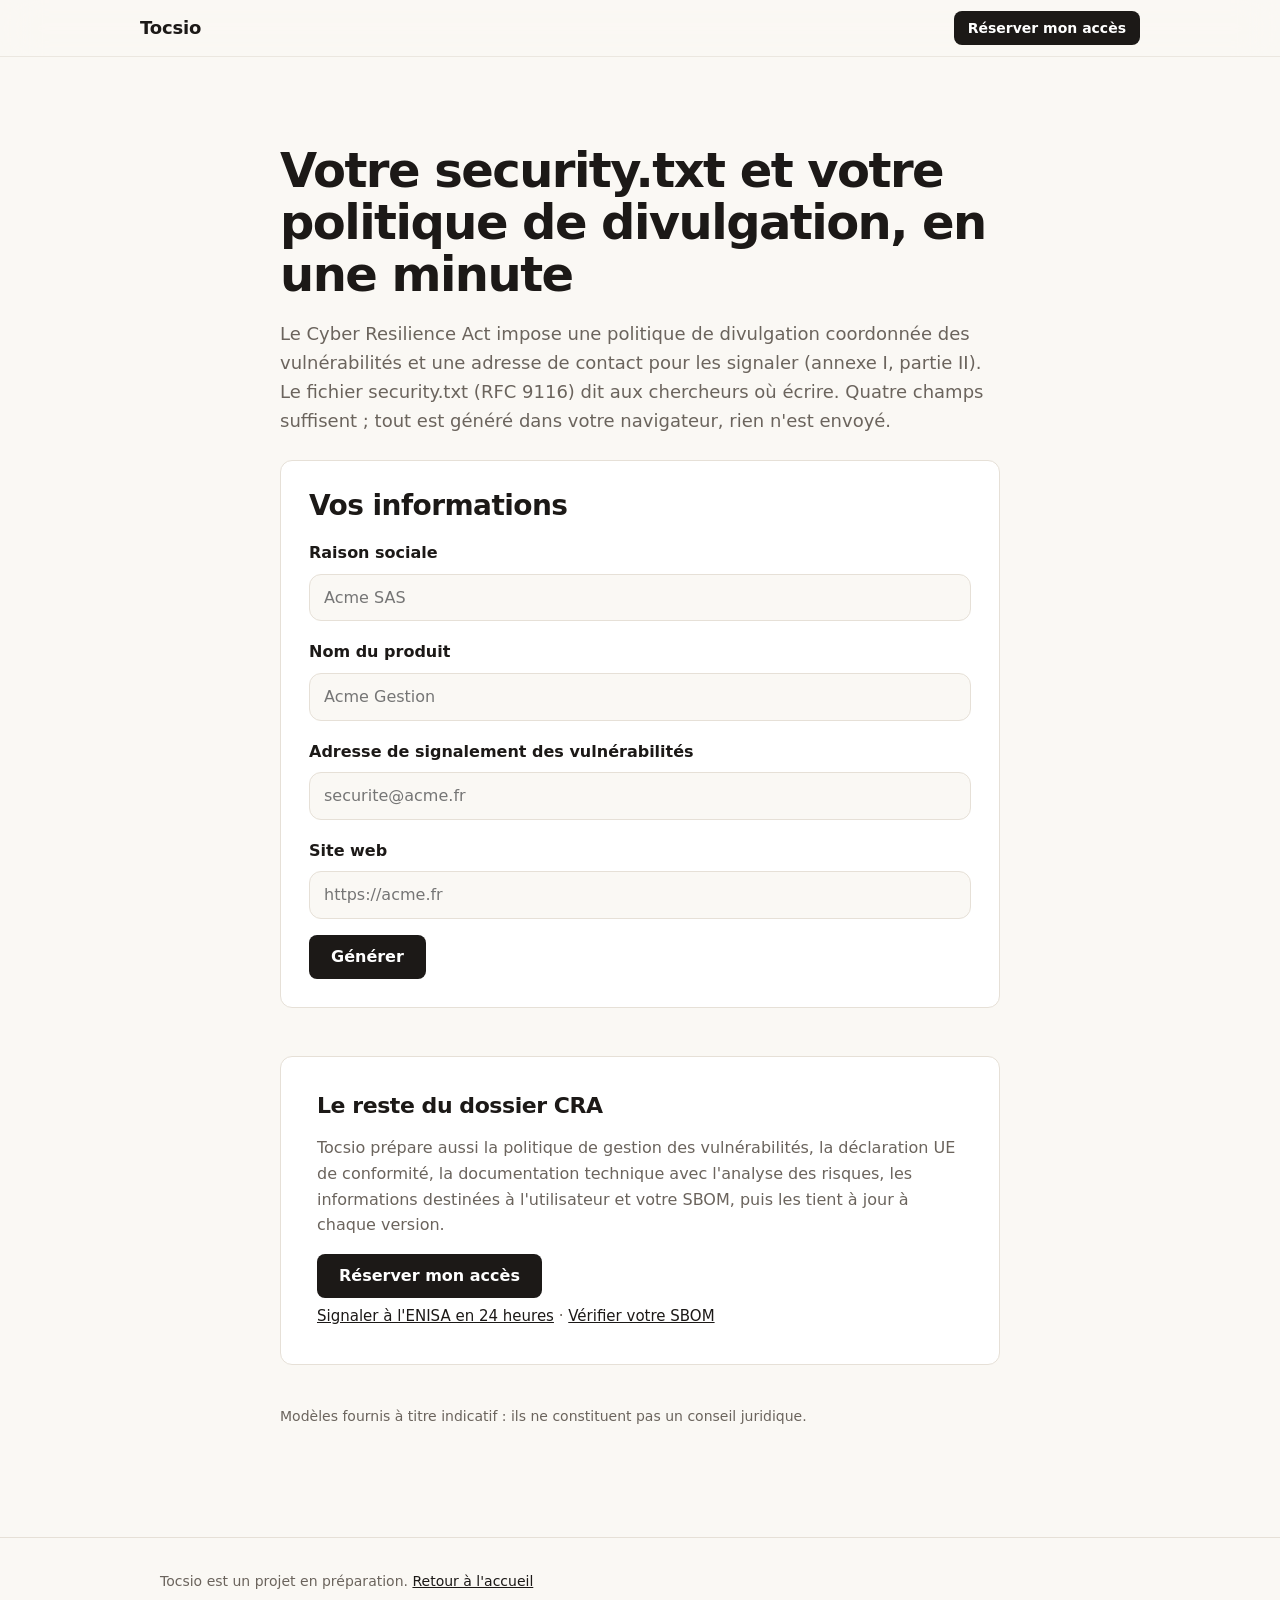
<file: generateur-securite/index.html>
<!doctype html>
<html lang="fr">
<head>
<meta charset="utf-8">
<meta name="viewport" content="width=device-width, initial-scale=1, viewport-fit=cover">
<title>Générateur gratuit : security.txt et politique de divulgation des vulnérabilités</title>
<meta name="description" content="Générez en une minute votre fichier security.txt (RFC 9116) et votre politique de divulgation coordonnée des vulnérabilités, exigée par le Cyber Resilience Act. Gratuit, en français, rien n'est envoyé.">
<link rel="canonical" href="https://hosniadnane.github.io/vigie-landing/generateur-securite/">
<link rel="stylesheet" href="../shared/tools.css">
</head>
<body>
<header class="nav"><div class="nav-inner"><a class="brand" href="../">Tocsio</a><a class="btn btn-small" href="../#inscription">Réserver mon accès</a></div></header>
<main>
  <h1>Votre security.txt et votre politique de divulgation, en une minute</h1>
  <p class="lede">Le Cyber Resilience Act impose une politique de divulgation coordonnée des vulnérabilités et une adresse de contact pour les signaler (annexe I, partie II). Le fichier security.txt (RFC 9116) dit aux chercheurs où écrire. Quatre champs suffisent ; tout est généré dans votre navigateur, rien n'est envoyé.</p>

  <section class="card" aria-labelledby="form-title">
    <h2 id="form-title">Vos informations</h2>
    <form id="gen">
      <label for="company_name">Raison sociale</label><input type="text" id="company_name" required placeholder="Acme SAS">
      <label for="product_name">Nom du produit</label><input type="text" id="product_name" required placeholder="Acme Gestion">
      <label for="security_email">Adresse de signalement des vulnérabilités</label><input type="email" id="security_email" required placeholder="securite@acme.fr">
      <label for="website">Site web</label><input type="url" id="website" required placeholder="https://acme.fr">
      <p class="err" id="error" role="alert"></p>
      <div class="row"><button class="btn" type="submit">Générer</button></div>
    </form>
  </section>

  <section id="out" hidden>
    <section class="card" aria-labelledby="txt-title">
      <h2 id="txt-title">security.txt</h2>
      <p class="hint">À publier à l'adresse <strong id="txt-url"></strong>. La date d'expiration doit rester à moins d'un an : régénérez le fichier chaque année.</p>
      <pre class="code" id="txt"></pre>
      <div class="row"><a class="btn btn-small btn-ghost" id="txt-dl" download="security.txt">Télécharger security.txt</a></div>
    </section>
    <section class="card" aria-labelledby="pol-title">
      <h2 id="pol-title">Politique de divulgation coordonnée</h2>
      <p class="hint">À publier à l'adresse <strong id="pol-url"></strong>, celle qu'indique votre security.txt. Relisez les engagements (délais) et adaptez-les si besoin.</p>
      <pre class="code" id="pol"></pre>
    </section>
  </section>

  <section class="cta" aria-labelledby="cta-title">
    <h2 id="cta-title">Le reste du dossier CRA</h2>
    <p>Tocsio prépare aussi la politique de gestion des vulnérabilités, la déclaration UE de conformité, la documentation technique avec l'analyse des risques, les informations destinées à l'utilisateur et votre SBOM, puis les tient à jour à chaque version.</p>
    <a class="btn" href="../#inscription">Réserver mon accès</a>
    <p class="hint"><a href="../signaler-enisa/">Signaler à l'ENISA en 24 heures</a> · <a href="../verifier-sbom/">Vérifier votre SBOM</a></p>
  </section>
  <p class="disclaimer">Modèles fournis à titre indicatif : ils ne constituent pas un conseil juridique.</p>
</main>
<footer><p>Tocsio est un projet en préparation. <a href="../">Retour à l'accueil</a></p></footer>
<script type="module">
  import { securityTxt, cvdPolicy } from "../shared/policies.js";
  const $ = (id) => document.getElementById(id);
  $("gen").addEventListener("submit", (e) => {
    e.preventDefault();
    const p = Object.fromEntries(["company_name", "product_name", "security_email", "website"].map((k) => [k, $(k).value.trim()]));
    if (!$("gen").checkValidity()) { $("error").textContent = "Complétez les quatre champs."; return; }
    if (!/^https:\/\//.test(p.website)) { $("error").textContent = "Le site web doit commencer par https://."; return; }
    $("error").textContent = "";
    const site = p.website.replace(/\/$/, "");
    const txt = securityTxt(p, new Date());
    $("txt").textContent = txt;
    $("pol").textContent = cvdPolicy(p);
    $("txt-url").textContent = `${site}/.well-known/security.txt`;
    $("pol-url").textContent = `${site}/securite/divulgation`;
    $("txt-dl").href = URL.createObjectURL(new Blob([txt], { type: "text/plain" }));
    $("out").hidden = false;
    $("out").scrollIntoView({ behavior: matchMedia("(prefers-reduced-motion: reduce)").matches ? "auto" : "smooth" });
  });
</script>
</body>
</html>
</file>
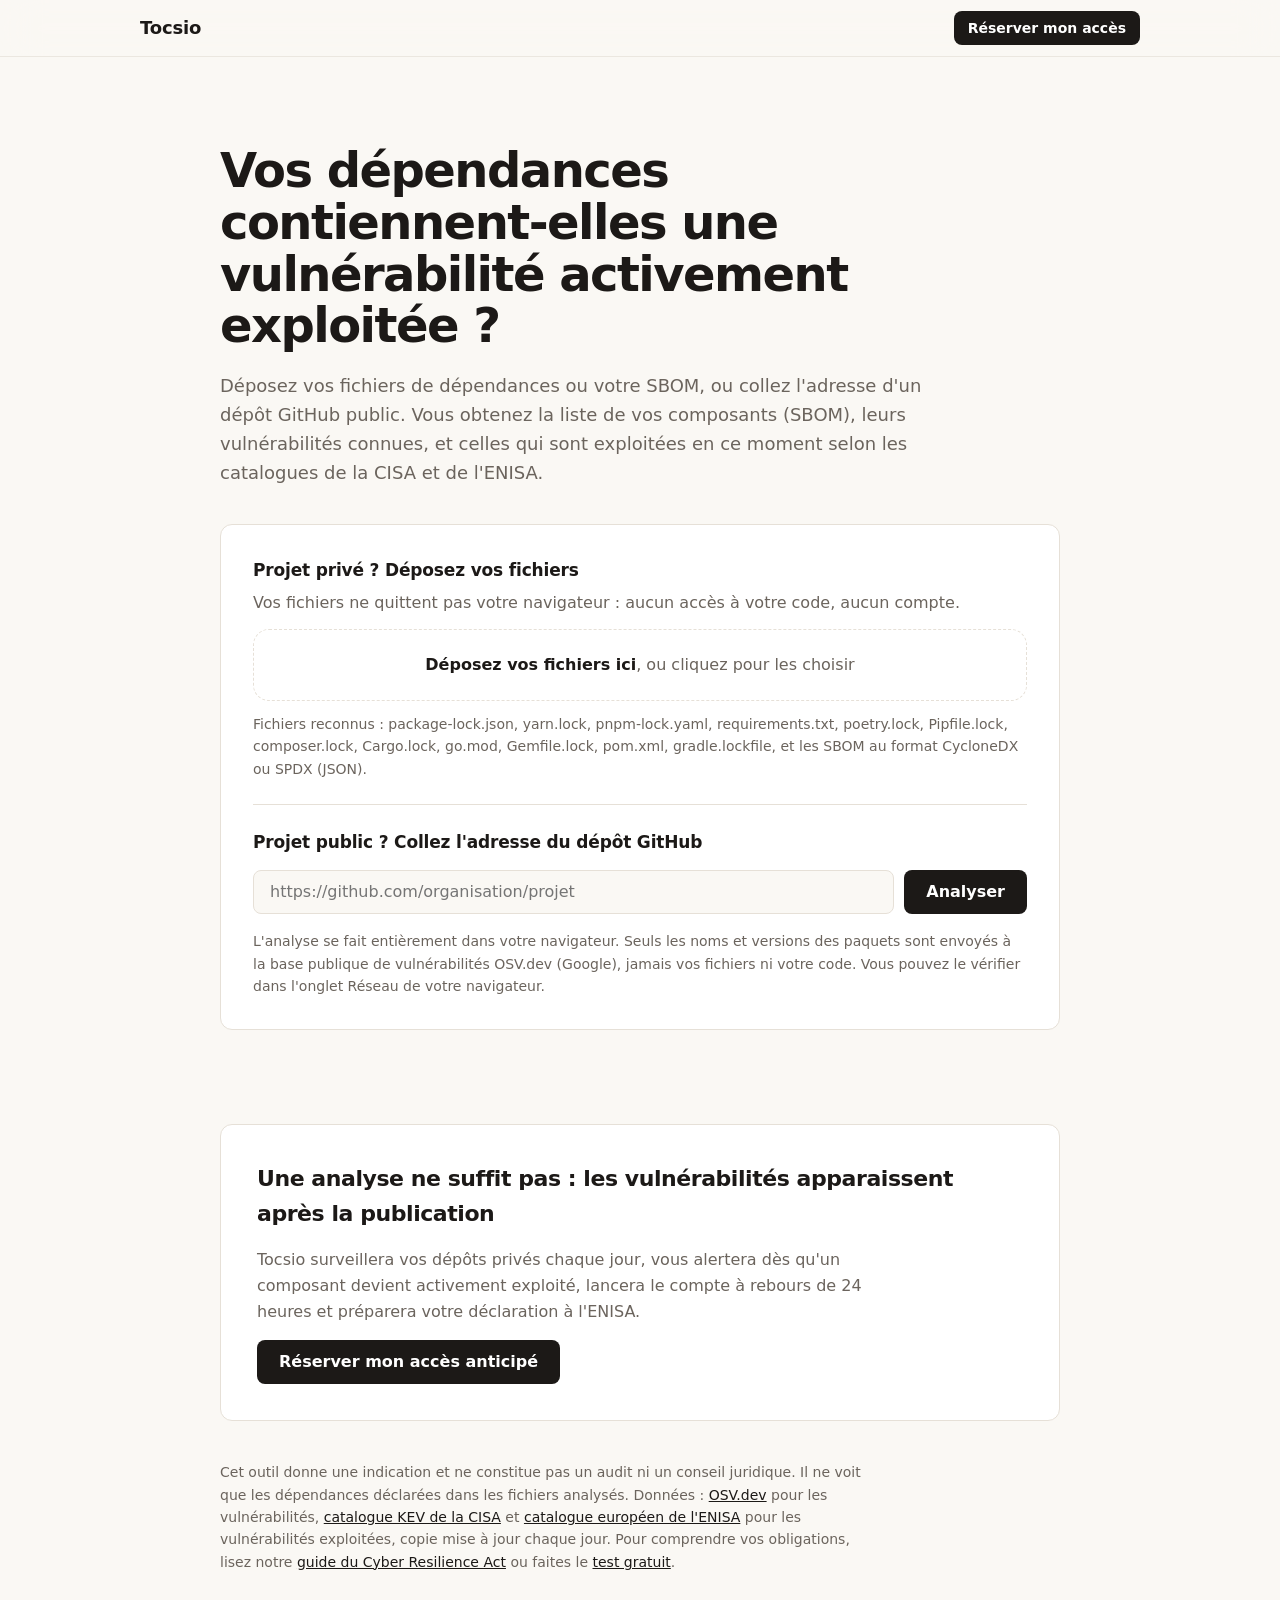
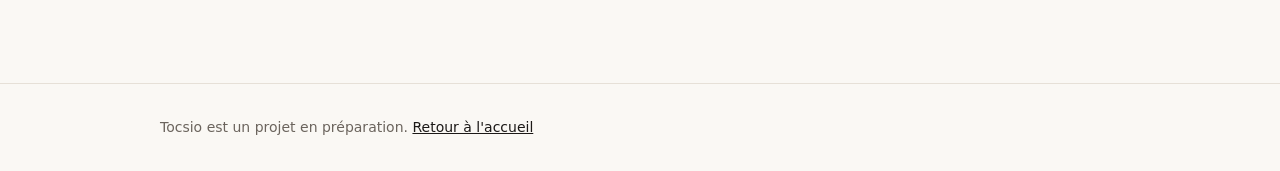
<file: scanner/index.html>
<!doctype html>
<html lang="fr">
<head>
<meta charset="utf-8">
<meta name="viewport" content="width=device-width, initial-scale=1, viewport-fit=cover">
<title>Scanner gratuit : SBOM et vulnérabilités activement exploitées dans vos dépendances</title>
<meta name="description" content="Analysez gratuitement un dépôt GitHub public ou un fichier de dépendances : nomenclature logicielle (SBOM CycloneDX), vulnérabilités connues et vulnérabilités activement exploitées selon les catalogues de la CISA et de l'ENISA. Analyse dans votre navigateur.">
<link rel="canonical" href="https://hosniadnane.github.io/vigie-landing/scanner/">
<script type="application/ld+json">
{
  "@context": "https://schema.org",
  "@type": "SoftwareApplication",
  "name": "Scanner Tocsio",
  "applicationCategory": "SecurityApplication",
  "operatingSystem": "Web",
  "inLanguage": "fr",
  "offers": { "@type": "Offer", "price": "0", "priceCurrency": "EUR" },
  "description": "Génère la nomenclature logicielle (SBOM CycloneDX) d'un projet et signale les vulnérabilités connues et activement exploitées de ses dépendances.",
  "url": "https://hosniadnane.github.io/vigie-landing/scanner/"
}
</script>
<style>
  :root {
    --paper: #FAF8F4;
    --surface: #FFFFFF;
    --ink: #1C1917;
    --mute: #6B645D;
    --line: #E6E0D7;
    --blue: #1C1917; --on-fill: #FFFFFF;
    --blue-soft: #F1EDE6;
    --signal: #B42318;
    --signal-soft: #FDF1EF;
    --ok: #1F7A4D;
    --nav: rgba(250, 248, 244, 0.8);
    color-scheme: light;
  }
  @media (prefers-color-scheme: dark) {
    :root {
      --paper: #141210;
      --surface: #1C1A17;
      --ink: #F5F3EF;
      --mute: #AAA29A;
      --line: #2E2A25;
      --blue: #F5F3EF; --on-fill: #141210;
      --blue-soft: #24211D;
      --signal: #FF8A7A;
      --signal-soft: #2A1714;
      --ok: #5BC98F;
      --nav: rgba(20, 18, 16, 0.8);
      color-scheme: dark;
    }
  }
  * { box-sizing: border-box; }
  html { -webkit-text-size-adjust: 100%; }
  body {
    margin: 0;
    background: var(--paper);
    color: var(--ink);
    font: 100%/1.6 system-ui, -apple-system, "Segoe UI", Roboto, "Helvetica Neue", Arial, sans-serif;
    font-optical-sizing: auto;
  }
  a { color: var(--blue); }
  :focus-visible { outline: 3px solid var(--blue); outline-offset: 3px; border-radius: 6px; }
  .visually-hidden { position: absolute; width: 1px; height: 1px; overflow: hidden; clip: rect(0 0 0 0); white-space: nowrap; }

  .nav {
    position: sticky; top: 0; z-index: 10;
    padding-top: env(safe-area-inset-top, 0px);
    background: var(--nav);
    backdrop-filter: blur(20px) saturate(180%);
    -webkit-backdrop-filter: blur(20px) saturate(180%);
    border-bottom: 1px solid color-mix(in srgb, var(--line) 70%, transparent);
  }
  .nav-inner { max-width: 1040px; margin: 0 auto; padding-inline: 20px; display: flex; align-items: center; justify-content: space-between; gap: 16px; height: 56px; }
  .brand { font-weight: 650; font-size: 1.125rem; letter-spacing: -0.01em; color: var(--ink); text-decoration: none; }

  .btn {
    display: inline-flex; align-items: center; justify-content: center;
    min-height: 44px; padding: 0 22px; border: 0; border-radius: 8px;
    background: var(--blue); color: var(--on-fill); font: inherit; font-weight: 600; text-decoration: none; cursor: pointer;
    transition: transform 100ms ease-out, opacity 150ms ease;
  }
  .btn:hover { opacity: 0.92; }
  .btn:active { transform: scale(0.97); }
  .btn:disabled { opacity: 0.5; cursor: progress; }
  .btn-small { min-height: 34px; padding: 0 14px; font-size: 0.875rem; }
  .btn-ghost { background: transparent; color: var(--blue); border: 1px solid var(--line); }
  @media (prefers-color-scheme: dark) { .btn { color: var(--on-fill); } .btn-ghost { color: var(--blue); } }

  main { max-width: 880px; margin: 0 auto; padding: clamp(48px, 8vw, 88px) 20px clamp(56px, 8vw, 96px); }
  h1 { margin: 0; max-width: 20ch; font-size: clamp(2rem, 5vw, 3rem); line-height: 1.08; letter-spacing: -0.032em; }
  .lede { margin: 20px 0 0; font-size: 1.125rem; color: var(--mute); max-width: 62ch; }

  .input-card { margin-top: 36px; padding: clamp(20px, 4vw, 32px); border-radius: 12px; background: var(--surface); border: 1px solid var(--line); }
  .input-card h2 { margin: 0; font-size: 1.0625rem; letter-spacing: -0.01em; }
  .row { display: flex; gap: 10px; margin-top: 14px; }
  .row input[type=url] {
    flex: 1; min-width: 0; min-height: 44px; padding: 0 16px;
    border: 1px solid var(--line); border-radius: 8px; background: var(--paper); color: var(--ink); font: inherit;
  }
  @media (max-width: 560px) { .row { flex-direction: column; } }
  .or { margin: 24px 0 0; padding-top: 24px; border-top: 1px solid var(--line); }
  .drop {
    display: block; margin-top: 14px; padding: 22px; border: 1.5px dashed var(--line); border-radius: 16px;
    text-align: center; color: var(--mute); cursor: pointer;
  }
  .drop.over { border-color: var(--blue); background: var(--blue-soft); color: var(--ink); }
  .drop input { position: absolute; width: 1px; height: 1px; opacity: 0; }
  .sub { margin: 6px 0 0; color: var(--mute); }
  .drop strong { color: var(--ink); }
  .formats { margin: 12px 0 0; font-size: 0.875rem; color: var(--mute); }
  .privacy { margin: 16px 0 0; font-size: 0.875rem; color: var(--mute); }

  .status { margin: 20px 0 0; min-height: 1.6em; color: var(--mute); }
  .status.err { color: var(--signal); }

  .results { margin-top: 40px; }
  .results h2 { margin: 0; font-size: clamp(1.5rem, 3.2vw, 2rem); letter-spacing: -0.026em; line-height: 1.15; }
  .meta { margin: 8px 0 0; color: var(--mute); font-size: 0.9375rem; }
  .stats { display: grid; grid-template-columns: repeat(3, 1fr); gap: 12px; margin-top: 24px; }
  .stat { padding: 18px 20px; border-radius: 16px; background: var(--surface); border: 1px solid var(--line); }
  .stat b { display: block; font-size: 2rem; line-height: 1.1; letter-spacing: -0.03em; }
  .stat span { color: var(--mute); font-size: 0.9375rem; }
  .stat.hot { background: var(--signal-soft); border-color: transparent; }
  .stat.hot b { color: var(--signal); }
  @media (max-width: 560px) { .stats { grid-template-columns: 1fr; } }

  .callout { margin-top: 20px; padding: 18px 20px; border-radius: 16px; background: var(--signal-soft); }
  .callout.calm { background: var(--blue-soft); }
  .callout p { margin: 0; max-width: 68ch; }
  .callout p + p { margin-top: 8px; }

  .actions { display: flex; gap: 10px; flex-wrap: wrap; margin-top: 24px; }

  .table-wrap { margin-top: 28px; overflow-x: auto; }
  table { width: 100%; min-width: 640px; border-collapse: collapse; font-size: 0.9375rem; }
  th, td { text-align: left; padding: 12px 12px; border-bottom: 1px solid var(--line); vertical-align: top; }
  th { color: var(--mute); font-weight: 600; font-size: 0.875rem; }
  td code { font-size: 0.875rem; }
  .tag { display: inline-block; padding: 2px 8px; border-radius: 999px; font-size: 0.8125rem; font-weight: 600; white-space: nowrap; }
  .tag.kev { background: var(--signal); color: var(--on-fill); }
  .tag.sev { background: var(--blue-soft); color: var(--blue); }
  .muted { color: var(--mute); }
  .files { margin: 12px 0 0; font-size: 0.875rem; color: var(--mute); }

  .cta { margin-top: 48px; padding: clamp(24px, 4vw, 36px); border-radius: 12px; background: var(--surface); border: 1px solid var(--line); }
  .cta h2 { margin: 0; font-size: 1.375rem; letter-spacing: -0.02em; }
  .cta p { color: var(--mute); max-width: 62ch; }

  .disclaimer { margin-top: 40px; color: var(--mute); font-size: 0.875rem; max-width: 72ch; }
  footer { padding-block: 32px calc(32px + env(safe-area-inset-bottom, 0px)); border-top: 1px solid var(--line); color: var(--mute); font-size: 0.875rem; }
  footer p { max-width: 1000px; margin: 0 auto; padding-inline: 20px; }

  @media (prefers-reduced-motion: reduce) { .btn { transition: none; } }
  @media (prefers-reduced-transparency: reduce) {
    .nav { background: var(--paper); backdrop-filter: none; -webkit-backdrop-filter: none; }
  }
</style>
</head>
<body>

<header class="nav">
  <div class="nav-inner">
    <a class="brand" href="../">Tocsio</a>
    <a class="btn btn-small" href="../#inscription">Réserver mon accès</a>
  </div>
</header>

<main>
  <h1>Vos dépendances contiennent-elles une vulnérabilité activement exploitée ?</h1>
  <p class="lede">Déposez vos fichiers de dépendances ou votre SBOM, ou collez l'adresse d'un dépôt GitHub public. Vous obtenez la liste de vos composants (SBOM), leurs vulnérabilités connues, et celles qui sont exploitées en ce moment selon les catalogues de la CISA et de l'ENISA.</p>

  <section class="input-card" aria-label="Lancer une analyse">
    <h2>Projet privé ? Déposez vos fichiers</h2>
    <p class="sub">Vos fichiers ne quittent pas votre navigateur : aucun accès à votre code, aucun compte.</p>
    <label class="drop" id="drop">
      <input type="file" id="files" multiple>
      <strong>Déposez vos fichiers ici</strong>, ou cliquez pour les choisir
    </label>
    <p class="formats">Fichiers reconnus : package-lock.json, yarn.lock, pnpm-lock.yaml, requirements.txt, poetry.lock, Pipfile.lock, composer.lock, Cargo.lock, go.mod, Gemfile.lock, pom.xml, gradle.lockfile, et les SBOM au format CycloneDX ou SPDX (JSON).</p>

    <div class="or">
      <h2>Projet public ? Collez l'adresse du dépôt GitHub</h2>
      <form class="row" id="repo-form" novalidate>
        <label for="repo" class="visually-hidden">Adresse du dépôt GitHub</label>
        <input id="repo" type="url" inputmode="url" placeholder="https://github.com/organisation/projet" autocomplete="off" required>
        <button class="btn" type="submit" id="repo-btn">Analyser</button>
      </form>
    </div>

    <p class="privacy">L'analyse se fait entièrement dans votre navigateur. Seuls les noms et versions des paquets sont envoyés à la base publique de vulnérabilités OSV.dev (Google), jamais vos fichiers ni votre code. Vous pouvez le vérifier dans l'onglet Réseau de votre navigateur.</p>
  </section>

  <p class="status" id="status" role="status" aria-live="polite"></p>

  <section class="results" id="results" hidden aria-labelledby="r-title">
    <h2 id="r-title">Résultat de l'analyse</h2>
    <p class="meta" id="r-meta"></p>
    <p class="files" id="r-files"></p>
    <div class="stats">
      <div class="stat"><b id="n-comp">0</b><span>composants analysés</span></div>
      <div class="stat"><b id="n-vuln">0</b><span>composants avec une vulnérabilité connue</span></div>
      <div class="stat" id="kev-stat"><b id="n-kev">0</b><span>vulnérabilités activement exploitées</span></div>
    </div>
    <div id="callout"></div>
    <div class="actions">
      <button class="btn" type="button" id="dl-sbom">Télécharger le SBOM (CycloneDX)</button>
    </div>
    <div class="table-wrap" id="table-wrap"></div>
  </section>

  <section class="cta" aria-labelledby="t-cta">
    <h2 id="t-cta">Une analyse ne suffit pas : les vulnérabilités apparaissent après la publication</h2>
    <p>Tocsio surveillera vos dépôts privés chaque jour, vous alertera dès qu'un composant devient activement exploité, lancera le compte à rebours de 24 heures et préparera votre déclaration à l'ENISA.</p>
    <a class="btn" href="../#inscription">Réserver mon accès anticipé</a>
  </section>

  <p class="disclaimer">Cet outil donne une indication et ne constitue pas un audit ni un conseil juridique. Il ne voit que les dépendances déclarées dans les fichiers analysés. Données : <a href="https://osv.dev">OSV.dev</a> pour les vulnérabilités, <a href="https://www.cisa.gov/known-exploited-vulnerabilities-catalog">catalogue KEV de la CISA</a> et <a href="https://euvd.enisa.europa.eu/">catalogue européen de l'ENISA</a> pour les vulnérabilités exploitées, copie mise à jour chaque jour. Pour comprendre vos obligations, lisez notre <a href="../cyber-resilience-act-editeurs/">guide du Cyber Resilience Act</a> ou faites le <a href="../test-cra/">test gratuit</a>.</p>
</main>

<footer>
  <p>Tocsio est un projet en préparation. <a href="../">Retour à l'accueil</a></p>
</footer>

<script type="module">
import { extractComponents, findLockfilePaths } from "../shared/parsers.js";
import { pickFixedVersion } from "../shared/versions.js";

const OSV_BATCH = "https://api.osv.dev/v1/querybatch";
const OSV_VULN = "https://api.osv.dev/v1/vulns/";
const KEV_URL = "../data/kev.json";
const MAX_LOCKFILES = 12;
const MAX_DETAILS = 400;

const $ = (id) => document.getElementById(id);
const statusEl = $("status");
let lastScan = null;

function setStatus(text, isError = false) {
  statusEl.textContent = text;
  statusEl.className = "status" + (isError ? " err" : "");
}

function esc(s) {
  return String(s).replace(/[&<>"']/g, (c) => ({ "&": "&amp;", "<": "&lt;", ">": "&gt;", '"': "&quot;", "'": "&#39;" }[c]));
}

/* ---------- Sources ---------- */

async function filesFromRepo(url) {
  const m = url.trim().match(/^(?:https?:\/\/)?(?:www\.)?github\.com\/([^/\s]+)\/([^/\s#?]+)/i);
  if (!m) throw new Error("Saisissez une adresse de la forme https://github.com/organisation/projet.");
  const owner = m[1];
  const repo = m[2].replace(/\.git$/, "");
  setStatus(`Lecture du dépôt ${owner}/${repo}…`);
  const api = async (path) => {
    const r = await fetch(`https://api.github.com${path}`, { headers: { Accept: "application/vnd.github+json" } });
    if (r.status === 404) throw new Error("Dépôt introuvable. Vérifiez l'adresse : seuls les dépôts publics peuvent être analysés ici.");
    if (r.status === 403 || r.status === 429) throw new Error("Limite de requêtes GitHub atteinte pour votre connexion (60 par heure). Réessayez plus tard, ou déposez vos fichiers directement.");
    if (!r.ok) throw new Error(`GitHub a répondu ${r.status}.`);
    return r.json();
  };
  const info = await api(`/repos/${owner}/${repo}`);
  const branch = info.default_branch;
  const tree = await api(`/repos/${owner}/${repo}/git/trees/${encodeURIComponent(branch)}?recursive=1`);
  const paths = findLockfilePaths(tree.tree.filter((n) => n.type === "blob").map((n) => n.path), MAX_LOCKFILES);
  if (!paths.length) {
    throw new Error("Aucun fichier de dépendances reconnu dans ce dépôt. Les fichiers de verrouillage (package-lock.json, poetry.lock…) donnent les versions exactes : s'ils ne sont pas versionnés, déposez-les ici directement.");
  }
  setStatus(`Téléchargement de ${paths.length} fichier${paths.length > 1 ? "s" : ""} de dépendances…`);
  const files = await Promise.all(paths.map(async (path) => {
    const r = await fetch(`https://raw.githubusercontent.com/${owner}/${repo}/${encodeURIComponent(branch)}/${path.split("/").map(encodeURIComponent).join("/")}`);
    if (!r.ok) throw new Error(`Impossible de lire ${path}.`);
    return { path, text: await r.text() };
  }));
  return { label: `${owner}/${repo}`, ref: `branche ${branch}`, truncated: !!tree.truncated, files };
}

async function filesFromUpload(fileList) {
  const files = [];
  for (const f of fileList) files.push({ path: f.name, text: await f.text() });
  return { label: files.length === 1 ? files[0].path : `${files.length} fichiers`, ref: "fichiers déposés", truncated: false, files, sbom: true };
}

/* ---------- Vulnerability lookups ---------- */

let kevPromise = null;
function loadKev() {
  kevPromise ??= fetch(KEV_URL).then((r) => { if (!r.ok) throw new Error("kev"); return r.json(); });
  return kevPromise;
}

async function queryOsv(components) {
  const ids = components.map(() => []);
  for (let start = 0; start < components.length; start += 1000) {
    const slice = components.slice(start, start + 1000);
    const r = await fetch(OSV_BATCH, {
      method: "POST",
      headers: { "Content-Type": "application/json" },
      body: JSON.stringify({ queries: slice.map((c) => ({ package: { name: c.name, ecosystem: c.eco }, version: c.version.replace(/^v(?=\d)/, c.eco === "Go" ? "v" : "") })) })
    });
    if (!r.ok) throw new Error("La base OSV.dev n'a pas répondu. Réessayez dans un instant.");
    const data = await r.json();
    data.results.forEach((res, i) => { ids[start + i] = (res.vulns || []).map((v) => v.id); });
  }
  return ids;
}

async function fetchDetails(idList) {
  const details = new Map();
  let next = 0;
  let done = 0;
  const worker = async () => {
    while (next < idList.length) {
      const id = idList[next++];
      try {
        const r = await fetch(OSV_VULN + encodeURIComponent(id));
        if (r.ok) details.set(id, await r.json());
      } catch { /* keep going: one missing detail should not fail the scan */ }
      done++;
      if (done % 5 === 0 || done === idList.length) setStatus(`Lecture des avis de sécurité : ${done} sur ${idList.length}…`);
    }
  };
  await Promise.all(Array.from({ length: 16 }, worker));
  return details;
}

function fixedVersions(vuln, comp) {
  const fixed = new Set();
  for (const a of vuln.affected || []) {
    if (!a.package || a.package.name.toLowerCase() !== comp.name.toLowerCase()) continue;
    for (const range of a.ranges || []) for (const e of range.events || []) if (e.fixed) fixed.add(e.fixed);
  }
  return [...fixed];
}

const SEV_ORDER = { CRITICAL: 4, HIGH: 3, MODERATE: 2, MEDIUM: 2, LOW: 1 };
const SEV_FR = { CRITICAL: "Critique", HIGH: "Élevée", MODERATE: "Moyenne", MEDIUM: "Moyenne", LOW: "Faible" };

/* ---------- Main scan ---------- */

async function scan(getSource) {
  const btn = $("repo-btn");
  btn.disabled = true;
  $("results").hidden = true;
  try {
    const source = await getSource();
    const kev = loadKev().catch(() => null);

    const extracted = extractComponents(source.files, { sbom: !!source.sbom });
    const components = extracted.components;
    const usedFiles = extracted.usedFiles.map((f) => `${f.path} (${f.count < 0 ? "illisible" : f.count})`);
    if (!components.length) throw new Error("Aucun composant avec une version exacte n'a été trouvé dans ces fichiers.");

    setStatus(`Recherche des vulnérabilités pour ${components.length} composants…`);
    const idsPer = await queryOsv(components);
    const allIds = [...new Set(idsPer.flat())];
    const detailIds = allIds.slice(0, MAX_DETAILS);
    setStatus(`Lecture des avis de sécurité : 0 sur ${detailIds.length}…`);
    const details = await fetchDetails(detailIds);
    const kevData = await kev;
    const kevCves = kevData ? kevData.cves : {};

    const findings = [];
    components.forEach((comp, i) => {
      for (const id of idsPer[i]) {
        const v = details.get(id);
        const aliases = [id, ...((v && v.aliases) || [])];
        const cves = aliases.filter((a) => /^CVE-/.test(a));
        const kevHit = cves.find((c) => kevCves[c]);
        const sevRaw = v && v.database_specific && typeof v.database_specific.severity === "string" ? v.database_specific.severity.toUpperCase() : "";
        findings.push({
          comp, id, cves,
          kev: kevHit ? { cve: kevHit, name: kevCves[kevHit][0], added: kevCves[kevHit][1], ransomware: kevCves[kevHit][2] === "Known", sources: { C: "CISA", E: "ENISA", CE: "CISA et ENISA" }[kevCves[kevHit][3]] || "CISA", euvd: kevCves[kevHit][4] || "" } : null,
          summary: (v && (v.summary || (v.details || "").split("\n")[0])) || "",
          sev: sevRaw,
          fixed: v ? fixedVersions(v, comp) : []
        });
      }
    });

    // One row per vulnerability: an advisory can appear under several ids (GHSA, PYSEC…) that share a CVE.
    const dedup = new Map();
    for (const f of findings) {
      const key = `${f.comp.eco}|${f.comp.name}|${f.comp.version}|${f.cves[0] || f.id}`;
      const prev = dedup.get(key);
      if (!prev || (f.kev && !prev.kev) || (SEV_ORDER[f.sev] || 0) > (SEV_ORDER[prev.sev] || 0)) dedup.set(key, f);
    }
    const rows = [...dedup.values()].sort((a, b) =>
      (b.kev ? 1 : 0) - (a.kev ? 1 : 0) || (SEV_ORDER[b.sev] || 0) - (SEV_ORDER[a.sev] || 0) || a.comp.name.localeCompare(b.comp.name));

    lastScan = { source, components };
    render(source, usedFiles, components, rows, kevData, allIds.length > MAX_DETAILS);
    setStatus("");
  } catch (e) {
    setStatus(e.message || "L'analyse a échoué.", true);
  } finally {
    btn.disabled = false;
  }
}

function render(source, usedFiles, components, rows, kevData, partial) {
  const vulnerable = new Set(rows.map((r) => `${r.comp.eco}|${r.comp.name}|${r.comp.version}`));
  const kevRows = rows.filter((r) => r.kev);
  $("r-meta").textContent = `${source.label}, ${source.ref}. Analyse du ${new Date().toLocaleString("fr-FR")}.` + (kevData ? ` Catalogue KEV du ${kevData.catalogVersion}.` : "");
  $("r-files").textContent = "Fichiers analysés : " + usedFiles.join(", ") + (source.truncated ? ". Le dépôt est très grand : certains fichiers n'ont peut-être pas été lus." : "");
  $("n-comp").textContent = components.length;
  $("n-vuln").textContent = vulnerable.size;
  $("n-kev").textContent = kevRows.length;
  $("kev-stat").className = "stat" + (kevRows.length ? " hot" : "");

  let callout = "";
  if (!kevData) {
    callout = `<div class="callout calm"><p>Le catalogue des vulnérabilités exploitées n'a pas pu être chargé : seules les vulnérabilités connues sont affichées.</p></div>`;
  } else if (kevRows.length) {
    callout = `<div class="callout"><p><strong>${kevRows.length} vulnérabilité${kevRows.length > 1 ? "s" : ""} de vos dépendances ${kevRows.length > 1 ? "sont" : "est"} activement exploitée${kevRows.length > 1 ? "s" : ""}.</strong> Cela ne veut pas dire que votre produit est forcément touché : vérifiez si le code vulnérable est utilisé.</p><p>Si c'est le cas et que vous distribuez ce logiciel dans l'Union, l'article 14 du Cyber Resilience Act impose une alerte précoce à l'ENISA dans les 24 heures.</p></div>`;
  } else {
    callout = `<div class="callout calm"><p>Aucune vulnérabilité activement exploitée dans ces dépendances aujourd'hui. Cela peut changer à tout moment : une vulnérabilité connue peut être ajoutée demain au catalogue de la CISA ou de l'ENISA.</p></div>`;
  }
  if (partial) callout += `<div class="callout calm"><p>Beaucoup d'avis de sécurité concernent ce projet : seuls les ${MAX_DETAILS} premiers ont été détaillés.</p></div>`;
  $("callout").innerHTML = callout;

  if (!rows.length) {
    $("table-wrap").innerHTML = "";
  } else {
    $("table-wrap").innerHTML = `<table>
      <thead><tr><th scope="col">Composant</th><th scope="col">Vulnérabilité</th><th scope="col">Gravité</th><th scope="col">Corrigé en</th></tr></thead>
      <tbody>${rows.map((r) => `<tr>
        <td><strong>${esc(r.comp.name)}</strong><br><code>${esc(r.comp.version)}</code> <span class="muted">${esc(r.comp.eco)}</span></td>
        <td>${r.kev ? `<span class="tag kev">Activement exploitée</span> <span class="muted">${esc(r.kev.sources)}${r.kev.euvd ? `, ${esc(r.kev.euvd)}` : ""}</span><br>` : ""}<a href="https://osv.dev/vulnerability/${encodeURIComponent(r.id)}">${esc(r.cves[0] || r.id)}</a>${r.summary ? `<br><span class="muted">${esc(r.summary.slice(0, 160))}</span>` : ""}${r.kev && r.kev.ransomware ? `<br><span class="muted">Utilisée dans des campagnes de rançongiciel.</span>` : ""}</td>
        <td>${r.sev ? `<span class="tag sev">${esc(SEV_FR[r.sev] || r.sev)}</span>` : `<span class="muted">Non précisée</span>`}</td>
        <td>${pickFixedVersion(r.comp.version, r.fixed) ? `<code>${esc(pickFixedVersion(r.comp.version, r.fixed))}</code>` : `<span class="muted">Pas de correctif indiqué</span>`}</td>
      </tr>`).join("")}</tbody></table>`;
  }
  $("results").hidden = false;
  $("results").scrollIntoView({ behavior: window.matchMedia("(prefers-reduced-motion: reduce)").matches ? "auto" : "smooth", block: "start" });
}

/* ---------- SBOM export (CycloneDX 1.5) ---------- */

function purl(c) {
  const enc = encodeURIComponent;
  switch (c.eco) {
    case "npm": return c.name.startsWith("@") ? `pkg:npm/${enc(c.name.split("/")[0])}/${enc(c.name.split("/")[1])}@${enc(c.version)}` : `pkg:npm/${enc(c.name)}@${enc(c.version)}`;
    case "PyPI": return `pkg:pypi/${enc(c.name.toLowerCase())}@${enc(c.version)}`;
    case "Packagist": return `pkg:composer/${c.name.split("/").map(enc).join("/")}@${enc(c.version)}`;
    case "crates.io": return `pkg:cargo/${enc(c.name)}@${enc(c.version)}`;
    case "Go": return `pkg:golang/${c.name.split("/").map(enc).join("/")}@${enc(c.version)}`;
    case "RubyGems": return `pkg:gem/${enc(c.name)}@${enc(c.version)}`;
    case "Maven": { const [g, a] = c.name.split(":"); return `pkg:maven/${enc(g)}/${enc(a)}@${enc(c.version)}`; }
    default: return "";
  }
}

$("dl-sbom").addEventListener("click", () => {
  if (!lastScan) return;
  const bom = {
    bomFormat: "CycloneDX",
    specVersion: "1.5",
    serialNumber: `urn:uuid:${crypto.randomUUID()}`,
    version: 1,
    metadata: {
      timestamp: new Date().toISOString(),
      tools: { components: [{ type: "application", name: "Tocsio scanner", publisher: "Tocsio" }] },
      component: { type: "application", name: lastScan.source.label }
    },
    components: lastScan.components.map((c) => ({ type: "library", name: c.name, version: c.version, purl: purl(c) }))
  };
  const blob = new Blob([JSON.stringify(bom, null, 2)], { type: "application/vnd.cyclonedx+json" });
  const a = document.createElement("a");
  a.href = URL.createObjectURL(blob);
  a.download = `sbom-${lastScan.source.label.replace(/[^\w.-]+/g, "-")}.cdx.json`;
  document.body.appendChild(a);
  a.click();
  a.remove();
  setTimeout(() => URL.revokeObjectURL(a.href), 1000);
});

/* ---------- Wiring ---------- */

$("repo-form").addEventListener("submit", (e) => {
  e.preventDefault();
  scan(() => filesFromRepo($("repo").value));
});

const drop = $("drop");
const filesInput = $("files");
filesInput.addEventListener("change", () => { if (filesInput.files.length) scan(() => filesFromUpload(filesInput.files)); });
["dragenter", "dragover"].forEach((t) => drop.addEventListener(t, (e) => { e.preventDefault(); drop.classList.add("over"); }));
["dragleave", "drop"].forEach((t) => drop.addEventListener(t, (e) => { e.preventDefault(); drop.classList.remove("over"); }));
drop.addEventListener("drop", (e) => { if (e.dataTransfer.files.length) scan(() => filesFromUpload(e.dataTransfer.files)); });

const params = new URLSearchParams(location.search);
if (params.get("repo")) { $("repo").value = params.get("repo"); scan(() => filesFromRepo(params.get("repo"))); }
</script>
</body>
</html>
</file>
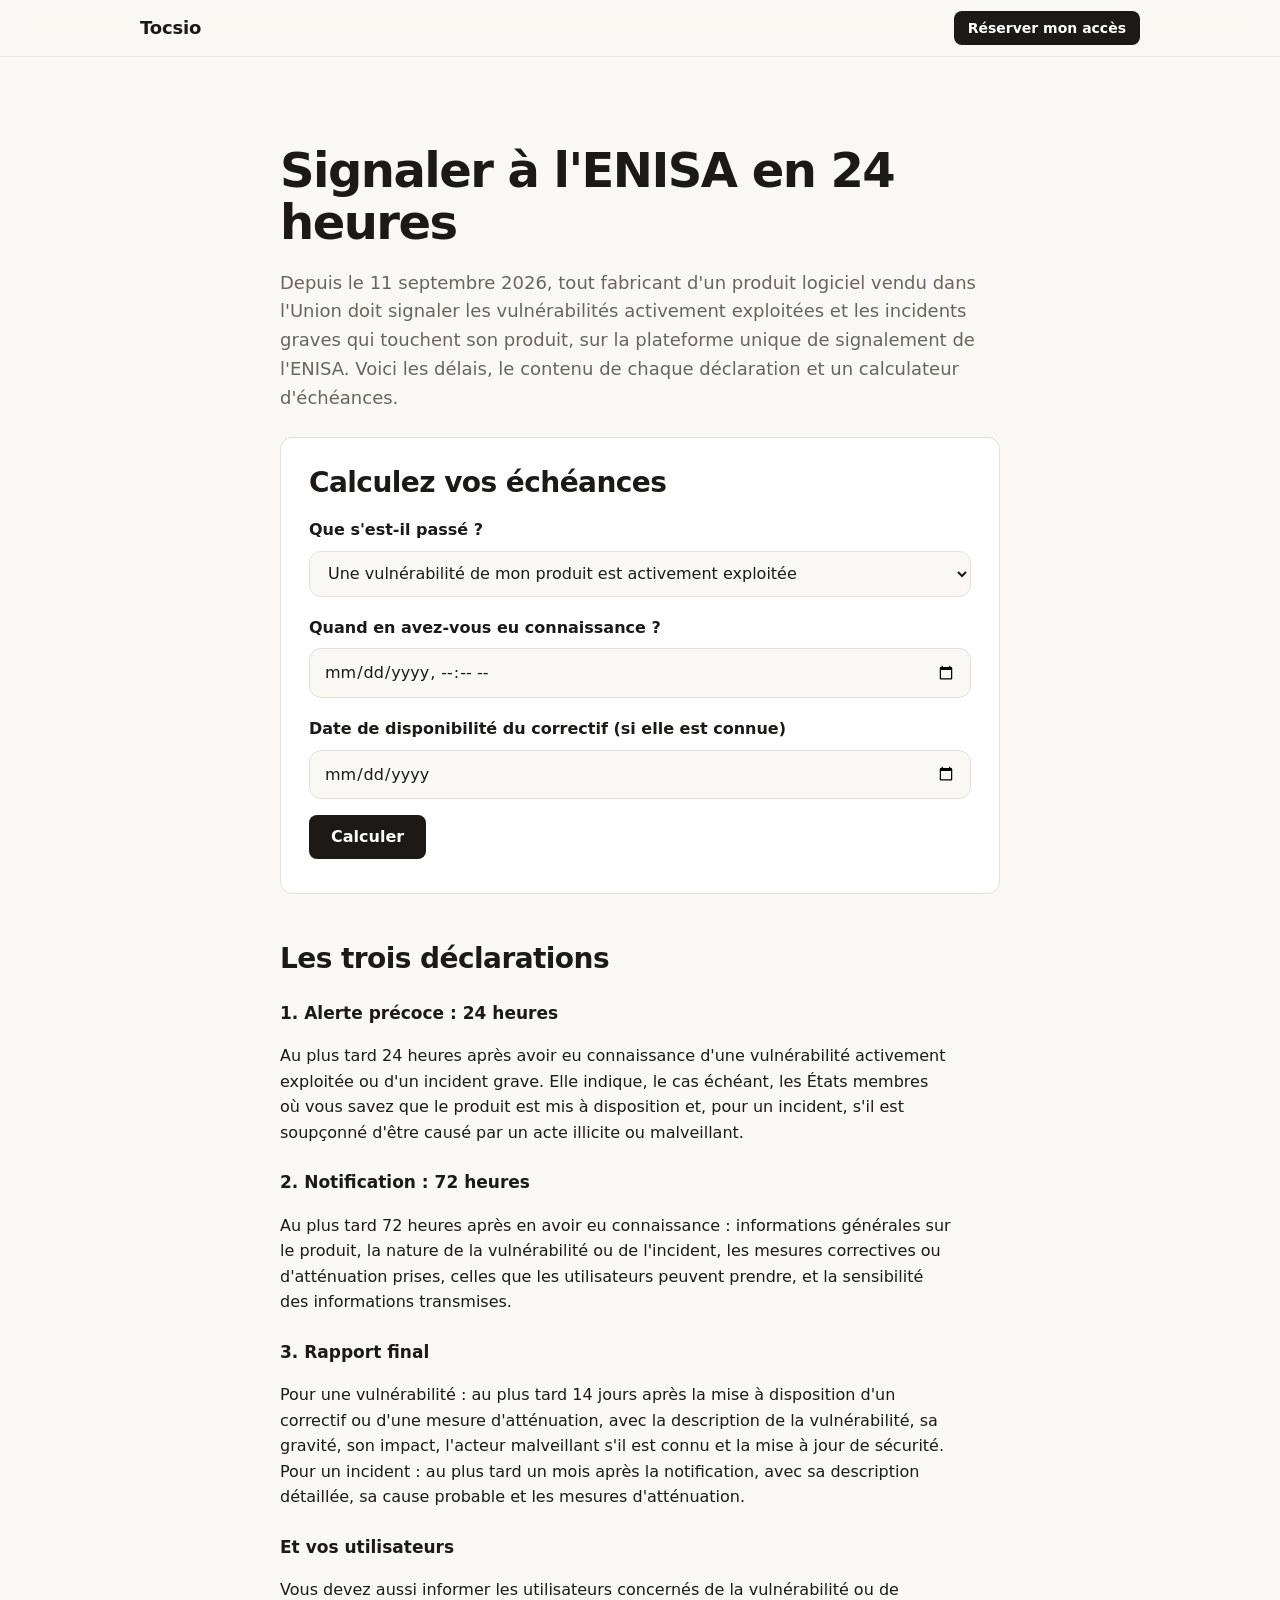
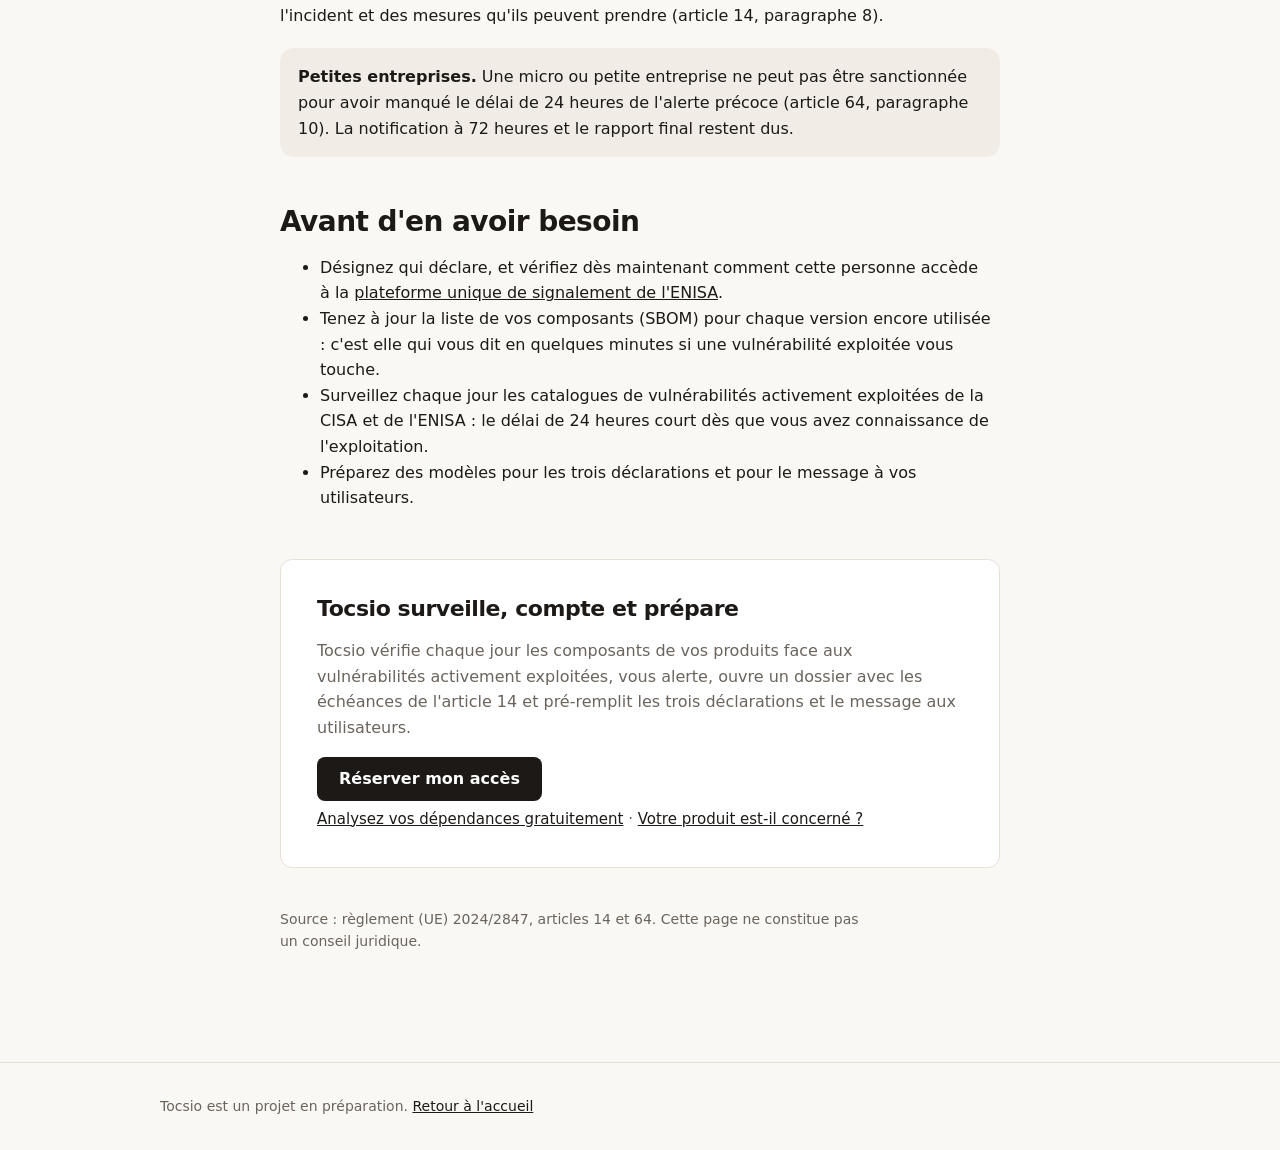
<file: signaler-enisa/index.html>
<!doctype html>
<html lang="fr">
<head>
<meta charset="utf-8">
<meta name="viewport" content="width=device-width, initial-scale=1, viewport-fit=cover">
<title>Signaler à l'ENISA en 24 heures : délais et contenu (CRA, article 14)</title>
<meta name="description" content="Depuis le 11 septembre 2026, les fabricants de logiciels doivent signaler à l'ENISA les vulnérabilités activement exploitées et les incidents graves : alerte précoce en 24 heures, notification en 72 heures, rapport final. Calculez vos échéances et préparez chaque déclaration.">
<link rel="canonical" href="https://hosniadnane.github.io/vigie-landing/signaler-enisa/">
<link rel="stylesheet" href="../shared/tools.css">
<script type="application/ld+json">
{
  "@context": "https://schema.org",
  "@type": "Article",
  "headline": "Signaler à l'ENISA en 24 heures : délais et contenu des déclarations du Cyber Resilience Act",
  "inLanguage": "fr",
  "about": "Article 14 du règlement (UE) 2024/2847 (Cyber Resilience Act)",
  "datePublished": "2026-11-22",
  "author": { "@type": "Organization", "name": "Tocsio" }
}
</script>
</head>
<body>
<header class="nav"><div class="nav-inner"><a class="brand" href="../">Tocsio</a><a class="btn btn-small" href="../#inscription">Réserver mon accès</a></div></header>
<main>
  <h1>Signaler à l'ENISA en 24 heures</h1>
  <p class="lede">Depuis le 11 septembre 2026, tout fabricant d'un produit logiciel vendu dans l'Union doit signaler les vulnérabilités activement exploitées et les incidents graves qui touchent son produit, sur la plateforme unique de signalement de l'ENISA. Voici les délais, le contenu de chaque déclaration et un calculateur d'échéances.</p>

  <section class="card" aria-labelledby="calc-title">
    <h2 id="calc-title">Calculez vos échéances</h2>
    <form id="calc">
      <label for="kind">Que s'est-il passé ?</label>
      <select id="kind">
        <option value="vuln">Une vulnérabilité de mon produit est activement exploitée</option>
        <option value="incident">Un incident grave a un impact sur la sécurité de mon produit</option>
      </select>
      <label for="aware">Quand en avez-vous eu connaissance ?</label>
      <input type="datetime-local" id="aware" required>
      <div id="fix-row"><label for="fix">Date de disponibilité du correctif (si elle est connue)</label><input type="date" id="fix"></div>
      <div class="row"><button class="btn" type="submit">Calculer</button></div>
    </form>
    <ul class="steps" id="deadlines" hidden></ul>
    <p class="hint" id="tz"></p>
  </section>

  <h2>Les trois déclarations</h2>
  <h3>1. Alerte précoce : 24 heures</h3>
  <p>Au plus tard 24 heures après avoir eu connaissance d'une vulnérabilité activement exploitée ou d'un incident grave. Elle indique, le cas échéant, les États membres où vous savez que le produit est mis à disposition et, pour un incident, s'il est soupçonné d'être causé par un acte illicite ou malveillant.</p>
  <h3>2. Notification : 72 heures</h3>
  <p>Au plus tard 72 heures après en avoir eu connaissance : informations générales sur le produit, la nature de la vulnérabilité ou de l'incident, les mesures correctives ou d'atténuation prises, celles que les utilisateurs peuvent prendre, et la sensibilité des informations transmises.</p>
  <h3>3. Rapport final</h3>
  <p>Pour une vulnérabilité : au plus tard 14 jours après la mise à disposition d'un correctif ou d'une mesure d'atténuation, avec la description de la vulnérabilité, sa gravité, son impact, l'acteur malveillant s'il est connu et la mise à jour de sécurité. Pour un incident : au plus tard un mois après la notification, avec sa description détaillée, sa cause probable et les mesures d'atténuation.</p>
  <h3>Et vos utilisateurs</h3>
  <p>Vous devez aussi informer les utilisateurs concernés de la vulnérabilité ou de l'incident et des mesures qu'ils peuvent prendre (article 14, paragraphe 8).</p>

  <div class="note"><p><strong>Petites entreprises.</strong> Une micro ou petite entreprise ne peut pas être sanctionnée pour avoir manqué le délai de 24 heures de l'alerte précoce (article 64, paragraphe 10). La notification à 72 heures et le rapport final restent dus.</p></div>

  <h2>Avant d'en avoir besoin</h2>
  <ul>
    <li>Désignez qui déclare, et vérifiez dès maintenant comment cette personne accède à la <a href="https://www.enisa.europa.eu/topics/product-security/single-reporting-platform-srp">plateforme unique de signalement de l'ENISA</a>.</li>
    <li>Tenez à jour la liste de vos composants (SBOM) pour chaque version encore utilisée : c'est elle qui vous dit en quelques minutes si une vulnérabilité exploitée vous touche.</li>
    <li>Surveillez chaque jour les catalogues de vulnérabilités activement exploitées de la CISA et de l'ENISA : le délai de 24 heures court dès que vous avez connaissance de l'exploitation.</li>
    <li>Préparez des modèles pour les trois déclarations et pour le message à vos utilisateurs.</li>
  </ul>

  <section class="cta" aria-labelledby="cta-title">
    <h2 id="cta-title">Tocsio surveille, compte et prépare</h2>
    <p>Tocsio vérifie chaque jour les composants de vos produits face aux vulnérabilités activement exploitées, vous alerte, ouvre un dossier avec les échéances de l'article 14 et pré-remplit les trois déclarations et le message aux utilisateurs.</p>
    <a class="btn" href="../#inscription">Réserver mon accès</a>
    <p class="hint"><a href="../scanner/">Analysez vos dépendances gratuitement</a> · <a href="../test-cra/">Votre produit est-il concerné ?</a></p>
  </section>
  <p class="disclaimer">Source : règlement (UE) 2024/2847, articles 14 et 64. Cette page ne constitue pas un conseil juridique.</p>
</main>
<footer><p>Tocsio est un projet en préparation. <a href="../">Retour à l'accueil</a></p></footer>
<script type="module">
  const $ = (id) => document.getElementById(id);
  const kind = $("kind");
  const sync = () => { $("fix-row").hidden = kind.value !== "vuln"; };
  kind.addEventListener("change", sync);
  sync();
  const DAY = 86400000;
  const fmt = (ms) => new Date(ms).toLocaleString("fr-FR", { weekday: "long", day: "numeric", month: "long", hour: "2-digit", minute: "2-digit" });
  const addMonth = (ms) => { const d = new Date(ms); d.setMonth(d.getMonth() + 1); return d.getTime(); };
  $("calc").addEventListener("submit", (e) => {
    e.preventDefault();
    const aware = Date.parse($("aware").value);
    if (Number.isNaN(aware)) return;
    const items = [["Alerte précoce", aware + DAY], ["Notification", aware + 3 * DAY]];
    if (kind.value === "incident") items.push(["Rapport final", addMonth(aware + 3 * DAY), "un mois après la notification (au plus tard à cette date si la notification est envoyée à l'échéance)"]);
    else if ($("fix").value) items.push(["Rapport final", Date.parse(`${$("fix").value}T23:59`) + 14 * DAY, "14 jours après le correctif"]);
    else items.push(["Rapport final", null, "14 jours après la mise à disposition d'un correctif"]);
    items.push(["Information des utilisateurs", null, "sans retard injustifié"]);
    const list = $("deadlines");
    list.innerHTML = "";
    for (const [label, at, rule] of items) {
      const li = document.createElement("li");
      const left = document.createElement("div");
      left.innerHTML = `<strong></strong><br><span class="hint"></span>`;
      left.querySelector("strong").textContent = label;
      left.querySelector("span").textContent = rule || "";
      const right = document.createElement("div");
      right.textContent = at ? fmt(at) : "";
      if (at && at < Date.now()) right.className = "err";
      li.append(left, right);
      list.append(li);
    }
    list.hidden = false;
    $("tz").textContent = `Heures affichées dans votre fuseau (${Intl.DateTimeFormat().resolvedOptions().timeZone}).`;
  });
</script>
</body>
</html>
</file>
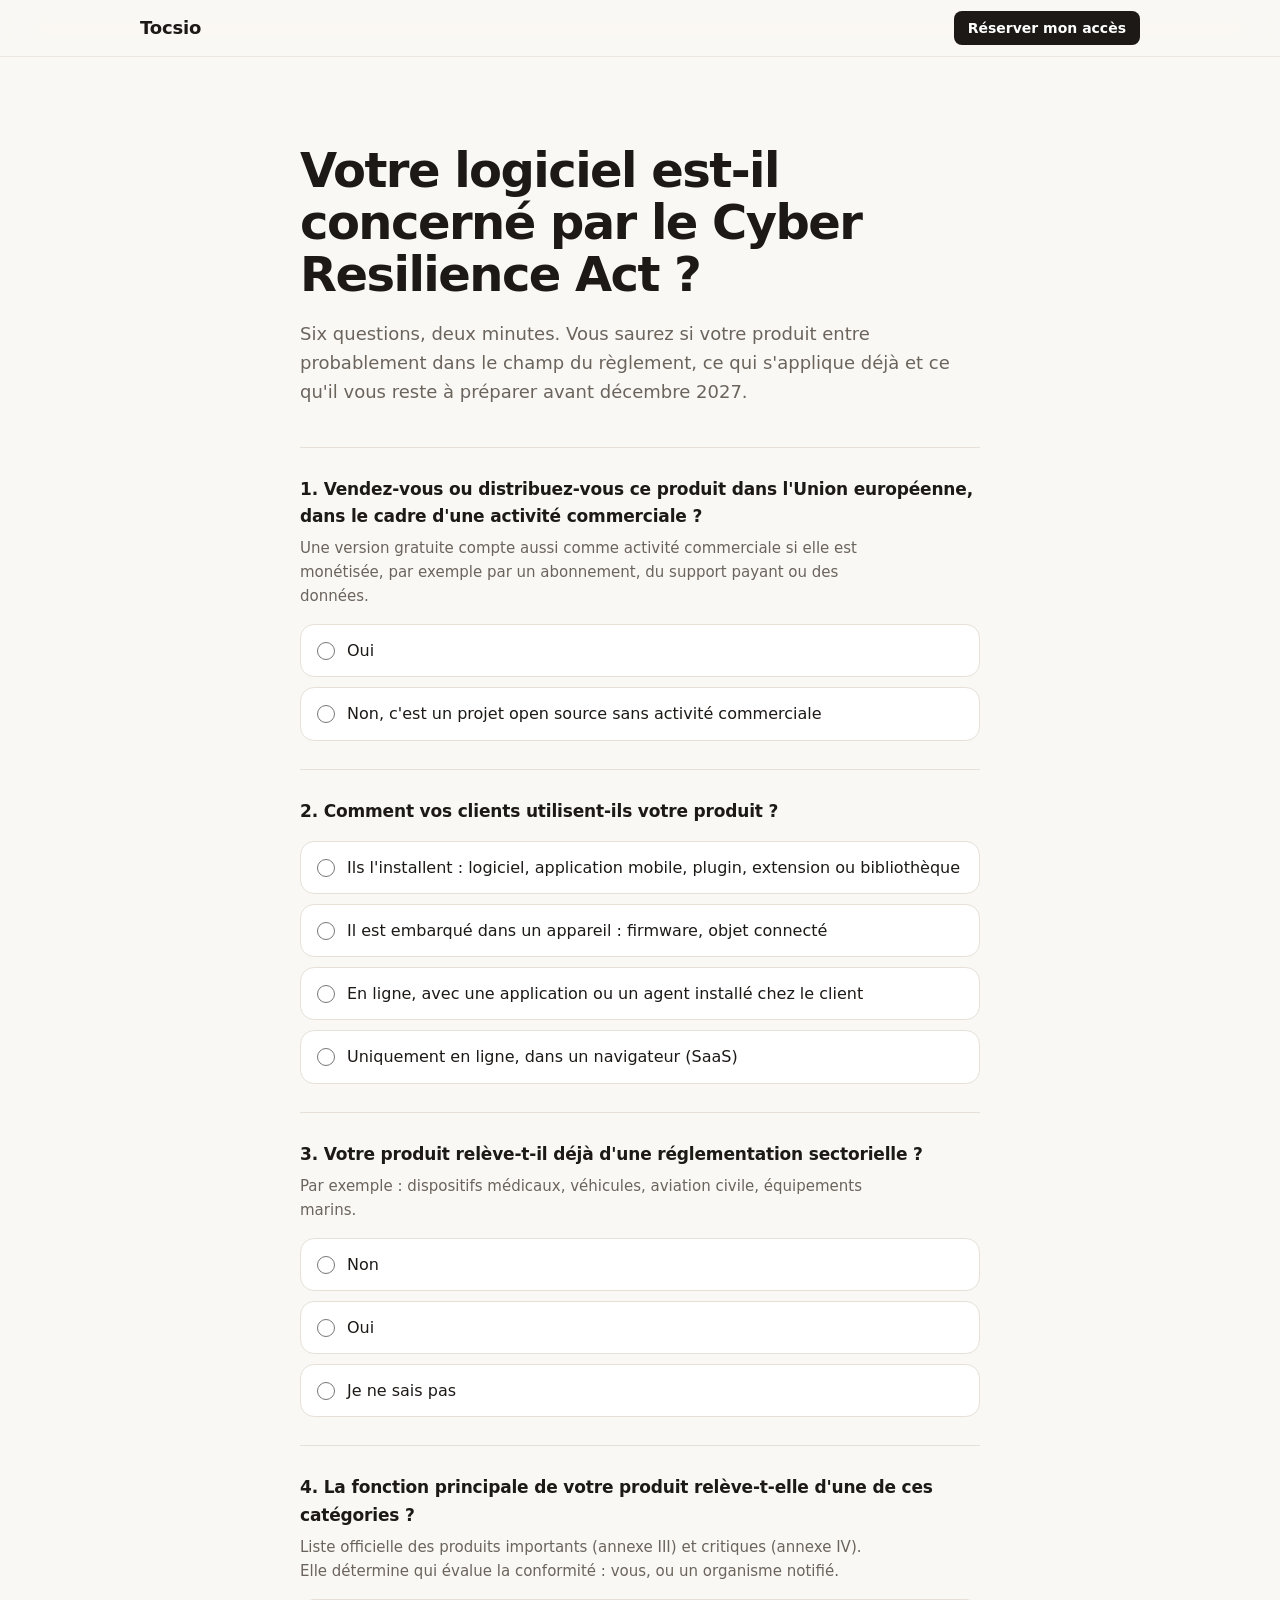
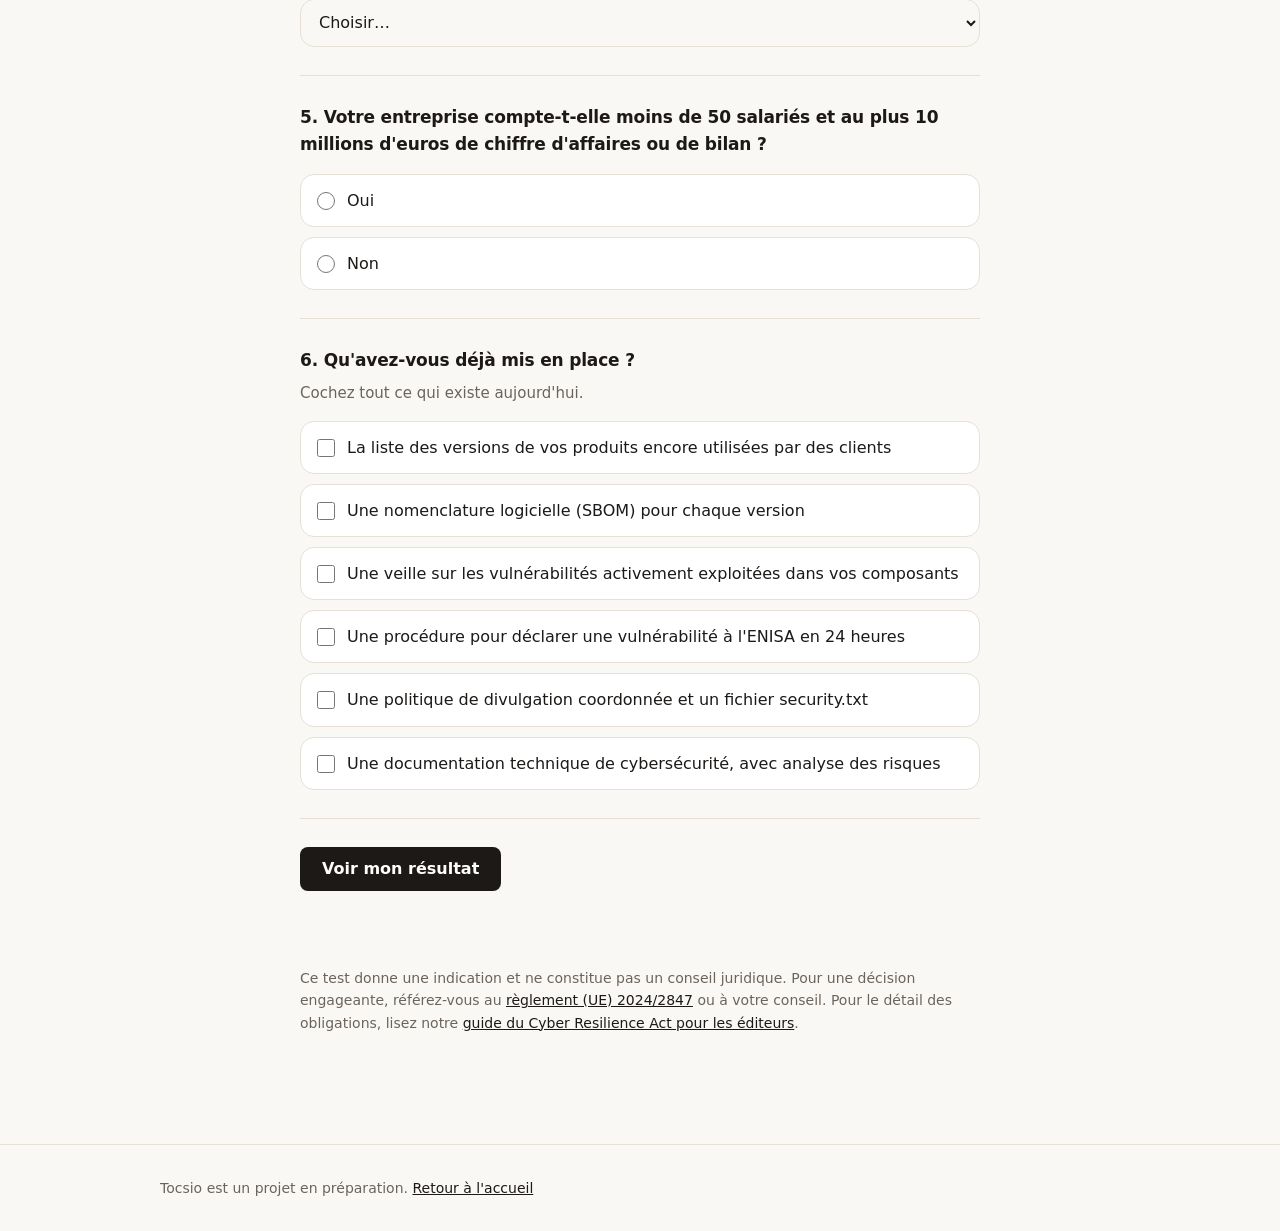
<file: test-cra/index.html>
<!doctype html>
<html lang="fr">
<head>
<meta charset="utf-8">
<meta name="viewport" content="width=device-width, initial-scale=1, viewport-fit=cover">
<title>Test gratuit : votre logiciel est-il concerné par le Cyber Resilience Act ?</title>
<meta name="description" content="Six questions pour savoir si votre logiciel entre dans le champ du Cyber Resilience Act, quelles obligations s'appliquent déjà et ce qu'il vous reste à mettre en place avant décembre 2027.">
<link rel="canonical" href="https://hosniadnane.github.io/vigie-landing/test-cra/">
<style>
  :root {
    --paper: #FAF8F4;
    --surface: #FFFFFF;
    --ink: #1C1917;
    --mute: #6B645D;
    --line: #E6E0D7;
    --blue: #1C1917; --on-fill: #FFFFFF;
    --blue-soft: #F1EDE6;
    --signal: #B42318;
    --ok: #1F7A4D;
    --nav: rgba(250, 248, 244, 0.8);
    color-scheme: light;
  }
  @media (prefers-color-scheme: dark) {
    :root {
      --paper: #141210;
      --surface: #1C1A17;
      --ink: #F5F3EF;
      --mute: #AAA29A;
      --line: #2E2A25;
      --blue: #F5F3EF; --on-fill: #141210;
      --blue-soft: #24211D;
      --signal: #FF8A7A;
      --ok: #5BC98F;
      --nav: rgba(20, 18, 16, 0.8);
      color-scheme: dark;
    }
  }
  * { box-sizing: border-box; }
  html { -webkit-text-size-adjust: 100%; }
  body {
    margin: 0;
    background: var(--paper);
    color: var(--ink);
    font: 100%/1.6 system-ui, -apple-system, "Segoe UI", Roboto, "Helvetica Neue", Arial, sans-serif;
    font-optical-sizing: auto;
  }
  a { color: var(--blue); }
  :focus-visible { outline: 3px solid var(--blue); outline-offset: 3px; border-radius: 6px; }
  .visually-hidden { position: absolute; width: 1px; height: 1px; overflow: hidden; clip: rect(0 0 0 0); white-space: nowrap; }

  .nav {
    position: sticky; top: 0; z-index: 10;
    padding-top: env(safe-area-inset-top, 0px);
    background: var(--nav);
    backdrop-filter: blur(20px) saturate(180%);
    -webkit-backdrop-filter: blur(20px) saturate(180%);
    border-bottom: 1px solid color-mix(in srgb, var(--line) 70%, transparent);
  }
  .nav-inner { max-width: 1040px; margin: 0 auto; padding-inline: 20px; display: flex; align-items: center; justify-content: space-between; gap: 16px; height: 56px; }
  .brand { font-weight: 650; font-size: 1.125rem; letter-spacing: -0.01em; color: var(--ink); text-decoration: none; }

  .btn {
    display: inline-flex; align-items: center; justify-content: center;
    min-height: 44px; padding: 0 22px; border: 0; border-radius: 8px;
    background: var(--blue); color: var(--on-fill); font: inherit; font-weight: 600; text-decoration: none; cursor: pointer;
    transition: transform 100ms ease-out, opacity 150ms ease;
  }
  .btn:hover { opacity: 0.92; }
  .btn:active { transform: scale(0.97); }
  .btn-small { min-height: 34px; padding: 0 14px; font-size: 0.875rem; }
  @media (prefers-color-scheme: dark) { .btn { color: var(--on-fill); } }

  main { max-width: 720px; margin: 0 auto; padding: clamp(48px, 8vw, 88px) 20px clamp(56px, 8vw, 96px); }
  h1 { margin: 0; font-size: clamp(2rem, 5vw, 3rem); line-height: 1.08; letter-spacing: -0.032em; }
  .lede { margin: 20px 0 0; font-size: 1.125rem; color: var(--mute); max-width: 60ch; }

  form.quiz { margin-top: 40px; }
  fieldset { margin: 0; padding: 28px 0; border: 0; border-top: 1px solid var(--line); }
  legend { float: left; width: 100%; padding: 0; font-weight: 650; font-size: 1.0625rem; letter-spacing: -0.01em; }
  .hint { clear: both; margin: 0; padding-top: 6px; color: var(--mute); font-size: 0.9375rem; max-width: 62ch; }
  .options { clear: both; display: grid; gap: 10px; padding-top: 16px; }
  .select { display: block; width: 100%; margin-top: 16px; min-height: 48px; padding: 10px 14px; border: 1px solid var(--line); border-radius: 14px; background: var(--paper); color: var(--ink); font: inherit; }
  .opt {
    display: flex; gap: 12px; align-items: flex-start;
    padding: 14px 16px; border-radius: 14px;
    background: var(--surface); border: 1px solid var(--line);
    cursor: pointer;
  }
  .opt:has(input:checked) { border-color: var(--blue); background: var(--blue-soft); }
  .opt input { margin: 3px 0 0; accent-color: var(--blue); width: 18px; height: 18px; flex: none; }
  .opt span { line-height: 1.45; }
  .submit-row { padding-top: 28px; border-top: 1px solid var(--line); }
  .form-error { margin: 12px 0 0; color: var(--signal); min-height: 1.5em; }

  .result { margin-top: 48px; padding: clamp(24px, 4vw, 36px); border-radius: 12px; background: var(--surface); border: 1px solid var(--line); }
  .verdict { margin: 0; font-size: clamp(1.5rem, 3.4vw, 2rem); line-height: 1.15; letter-spacing: -0.026em; }
  .verdict.in { color: var(--signal); }
  .verdict.out { color: var(--ok); }
  .result h3 { margin: 28px 0 0; font-size: 1.0625rem; }
  .result p, .result li { max-width: 62ch; }
  .result ul { margin: 12px 0 0; padding-left: 1.2em; }
  .result li + li { margin-top: 6px; }
  .score { margin: 8px 0 0; color: var(--mute); }
  .note { margin-top: 20px; padding: 16px 18px; border-radius: 14px; background: var(--blue-soft); }
  .note p { margin: 0; }

  .signup { margin-top: 32px; padding-top: 28px; border-top: 1px solid var(--line); }
  .signup h3 { margin: 0; }
  .signup-row { display: flex; gap: 10px; margin-top: 16px; }
  .signup input[type=email] {
    flex: 1; min-width: 0; min-height: 44px; padding: 0 16px;
    border: 1px solid var(--line); border-radius: 8px; background: var(--paper); color: var(--ink); font: inherit;
  }
  .status { margin: 12px 0 0; min-height: 1.5em; font-size: 0.9375rem; }
  .status.ok { color: var(--blue); }
  .status.err { color: var(--signal); }
  @media (max-width: 480px) { .signup-row { flex-direction: column; } }

  .disclaimer { margin-top: 40px; color: var(--mute); font-size: 0.875rem; }
  footer { padding-block: 32px calc(32px + env(safe-area-inset-bottom, 0px)); border-top: 1px solid var(--line); color: var(--mute); font-size: 0.875rem; }
  footer p { max-width: 1000px; margin: 0 auto; padding-inline: 20px; }

  @media (prefers-reduced-motion: reduce) { .btn { transition: none; } }
  @media (prefers-reduced-transparency: reduce) {
    .nav { background: var(--paper); backdrop-filter: none; -webkit-backdrop-filter: none; }
  }
</style>
</head>
<body>

<header class="nav">
  <div class="nav-inner">
    <a class="brand" href="../">Tocsio</a>
    <a class="btn btn-small" href="../#inscription">Réserver mon accès</a>
  </div>
</header>

<main>
  <h1>Votre logiciel est-il concerné par le Cyber Resilience Act ?</h1>
  <p class="lede">Six questions, deux minutes. Vous saurez si votre produit entre probablement dans le champ du règlement, ce qui s'applique déjà et ce qu'il vous reste à préparer avant décembre 2027.</p>

  <form class="quiz" id="quiz" novalidate>
    <fieldset>
      <legend>1. Vendez-vous ou distribuez-vous ce produit dans l'Union européenne, dans le cadre d'une activité commerciale ?</legend>
      <p class="hint">Une version gratuite compte aussi comme activité commerciale si elle est monétisée, par exemple par un abonnement, du support payant ou des données.</p>
      <div class="options">
        <label class="opt"><input type="radio" name="commercial" value="yes"><span>Oui</span></label>
        <label class="opt"><input type="radio" name="commercial" value="no"><span>Non, c'est un projet open source sans activité commerciale</span></label>
      </div>
    </fieldset>

    <fieldset>
      <legend>2. Comment vos clients utilisent-ils votre produit ?</legend>
      <div class="options">
        <label class="opt"><input type="radio" name="delivery" value="installed"><span>Ils l'installent : logiciel, application mobile, plugin, extension ou bibliothèque</span></label>
        <label class="opt"><input type="radio" name="delivery" value="device"><span>Il est embarqué dans un appareil : firmware, objet connecté</span></label>
        <label class="opt"><input type="radio" name="delivery" value="hybrid"><span>En ligne, avec une application ou un agent installé chez le client</span></label>
        <label class="opt"><input type="radio" name="delivery" value="saas"><span>Uniquement en ligne, dans un navigateur (SaaS)</span></label>
      </div>
    </fieldset>

    <fieldset>
      <legend>3. Votre produit relève-t-il déjà d'une réglementation sectorielle ?</legend>
      <p class="hint">Par exemple : dispositifs médicaux, véhicules, aviation civile, équipements marins.</p>
      <div class="options">
        <label class="opt"><input type="radio" name="sector" value="no"><span>Non</span></label>
        <label class="opt"><input type="radio" name="sector" value="yes"><span>Oui</span></label>
        <label class="opt"><input type="radio" name="sector" value="unsure"><span>Je ne sais pas</span></label>
      </div>
    </fieldset>

    <fieldset>
      <legend>4. La fonction principale de votre produit relève-t-elle d'une de ces catégories ?</legend>
      <p class="hint">Liste officielle des produits importants (annexe III) et critiques (annexe IV). Elle détermine qui évalue la conformité : vous, ou un organisme notifié.</p>
      <label for="category" class="visually-hidden">Catégorie du produit</label>
      <select id="category" name="category" class="select"><option value="">Choisir…</option></select>
      <div id="standards-q" hidden>
        <p class="hint">Appliquez-vous intégralement des normes harmonisées, des spécifications communes ou une certification européenne de cybersécurité ?</p>
        <div class="options">
          <label class="opt"><input type="radio" name="standards" value="non" checked><span>Non, ou pas intégralement</span></label>
          <label class="opt"><input type="radio" name="standards" value="oui"><span>Oui, intégralement</span></label>
        </div>
      </div>
    </fieldset>

    <fieldset>
      <legend>5. Votre entreprise compte-t-elle moins de 50 salariés et au plus 10 millions d'euros de chiffre d'affaires ou de bilan ?</legend>
      <div class="options">
        <label class="opt"><input type="radio" name="small" value="yes"><span>Oui</span></label>
        <label class="opt"><input type="radio" name="small" value="no"><span>Non</span></label>
      </div>
    </fieldset>

    <fieldset>
      <legend>6. Qu'avez-vous déjà mis en place ?</legend>
      <p class="hint">Cochez tout ce qui existe aujourd'hui.</p>
      <div class="options">
        <label class="opt"><input type="checkbox" name="ready" value="versions"><span>La liste des versions de vos produits encore utilisées par des clients</span></label>
        <label class="opt"><input type="checkbox" name="ready" value="sbom"><span>Une nomenclature logicielle (SBOM) pour chaque version</span></label>
        <label class="opt"><input type="checkbox" name="ready" value="watch"><span>Une veille sur les vulnérabilités activement exploitées dans vos composants</span></label>
        <label class="opt"><input type="checkbox" name="ready" value="report"><span>Une procédure pour déclarer une vulnérabilité à l'ENISA en 24 heures</span></label>
        <label class="opt"><input type="checkbox" name="ready" value="cvd"><span>Une politique de divulgation coordonnée et un fichier security.txt</span></label>
        <label class="opt"><input type="checkbox" name="ready" value="docs"><span>Une documentation technique de cybersécurité, avec analyse des risques</span></label>
      </div>
    </fieldset>

    <div class="submit-row">
      <button class="btn" type="submit">Voir mon résultat</button>
      <p class="form-error" role="alert"></p>
    </div>
  </form>

  <section class="result" id="result" hidden aria-live="polite" tabindex="-1">
    <h2 class="verdict" id="verdict"></h2>
    <div id="detail"></div>

    <form class="signup" id="signup" novalidate>
      <h3>Suivez votre mise en conformité avec Tocsio</h3>
      <p class="hint">Tocsio surveille vos composants, lance le compte à rebours de 24 heures et prépare vos documents. Inscrivez-vous pour l'accès anticipé, gratuit jusqu'au lancement.</p>
      <div class="signup-row">
        <label for="email" class="visually-hidden">Adresse e-mail professionnelle</label>
        <input id="email" name="email" type="email" autocomplete="email" placeholder="vous@editeur.fr" required>
        <button class="btn" type="submit">Réserver mon accès anticipé</button>
      </div>
      <p class="status" role="status" aria-live="polite"></p>
    </form>
  </section>

  <p class="disclaimer">Ce test donne une indication et ne constitue pas un conseil juridique. Pour une décision engageante, référez-vous au <a href="https://eur-lex.europa.eu/eli/reg/2024/2847/oj">règlement (UE) 2024/2847</a> ou à votre conseil. Pour le détail des obligations, lisez notre <a href="../cyber-resilience-act-editeurs/">guide du Cyber Resilience Act pour les éditeurs</a>.</p>
</main>

<footer>
  <p>Tocsio est un projet en préparation. <a href="../">Retour à l'accueil</a></p>
</footer>

<script type="module">
  import { CATEGORY_OPTIONS, assessScope } from "../shared/compliance.js";
  const FORM_ENDPOINT = "https://formspree.io/f/xvkaworv";

  const READY_ITEMS = {
    versions: "Listez les versions de vos produits encore utilisées : l'obligation de déclaration couvre aussi celles installées avant septembre 2026.",
    sbom: "Générez une nomenclature logicielle (SBOM) pour chaque version, par exemple avec Syft ou les outils CycloneDX.",
    watch: "Mettez en place une veille quotidienne de vos composants face aux vulnérabilités activement exploitées (catalogues de la CISA et de l'ENISA, base OSV).",
    report: "Préparez la procédure des 24 heures : qui déclare, avec quel accès à la plateforme de l'ENISA, et quel modèle d'alerte.",
    cvd: "Publiez une politique de divulgation coordonnée et un fichier security.txt.",
    docs: "Commencez la documentation technique de l'annexe VII, dont l'analyse des risques de cybersécurité."
  };

  const quiz = document.getElementById("quiz");
  // Official Annex III / IV list, shared with the Tocsio app.
  const categorySelect = document.getElementById("category");
  for (const [k, label] of Object.entries(CATEGORY_OPTIONS)) categorySelect.add(new Option(label, k));
  categorySelect.addEventListener("change", () => { document.getElementById("standards-q").hidden = !categorySelect.value.startsWith("I."); });
  const formError = quiz.querySelector(".form-error");
  const result = document.getElementById("result");
  const verdictEl = document.getElementById("verdict");
  const detailEl = document.getElementById("detail");
  let summary = "";

  function value(name) {
    const el = quiz.querySelector(`input[name="${name}"]:checked`);
    return el ? el.value : null;
  }

  function list(items) {
    return "<ul>" + items.map((t) => `<li>${t}</li>`).join("") + "</ul>";
  }

  function render(verdict, tone, html) {
    verdictEl.textContent = verdict;
    verdictEl.className = "verdict " + tone;
    detailEl.innerHTML = html;
    result.hidden = false;
    result.focus({ preventScroll: true });
    const reduce = window.matchMedia("(prefers-reduced-motion: reduce)").matches;
    result.scrollIntoView({ behavior: reduce ? "auto" : "smooth", block: "start" });
  }

  quiz.addEventListener("submit", (event) => {
    event.preventDefault();
    const answers = {
      commercial: value("commercial"),
      delivery: value("delivery"),
      sector: value("sector"),
      category: categorySelect.value || null,
      small: value("small")
    };
    const missing = Object.entries(answers).filter(([, v]) => !v).length;
    if (missing) {
      formError.textContent = missing === 1 ? "Il reste une question sans réponse." : `Il reste ${missing} questions sans réponse.`;
      return;
    }
    formError.textContent = "";

    const ready = [...quiz.querySelectorAll('input[name="ready"]:checked')].map((el) => el.value);
    const gaps = Object.keys(READY_ITEMS).filter((k) => !ready.includes(k));

    if (answers.commercial === "no") {
      summary = "hors-champ-non-commercial";
      render("Probablement hors du champ du CRA", "out",
        "<p>Le règlement ne vise pas les logiciels libres publiés sans activité commerciale. Si vous êtes une fondation qui soutient durablement des projets libres, un régime allégé dit « steward » peut s'appliquer.</p>" +
        "<p>Attention : dès qu'une version est monétisée (abonnement, support payant, données), elle redevient une activité commerciale.</p>");
      return;
    }

    if (answers.sector === "yes") {
      summary = "regime-sectoriel";
      render("Probablement couvert par votre réglementation sectorielle", "out",
        "<p>Les produits déjà régis par certains textes sectoriels, comme les dispositifs médicaux, les véhicules ou l'aviation civile, sont exclus du CRA. Leur cybersécurité relève de ces textes.</p>" +
        "<p>Vérifiez que votre produit est entièrement couvert par cette réglementation : un logiciel vendu séparément peut, lui, entrer dans le champ du CRA.</p>");
      return;
    }

    if (answers.delivery === "saas") {
      summary = "saas-dora-nis2";
      render("Le CRA vous concerne peu, mais vos clients peuvent avoir des exigences", "out",
        "<p>Un service accessible uniquement en ligne sort en général du champ du CRA. Le traitement de données à distance n'est couvert que s'il fait partie d'un produit installé.</p>" +
        "<h3>Ce qui peut vous concerner à la place</h3>" +
        list([
          "<strong>DORA</strong> : si vos clients sont des banques ou des assureurs, ils doivent tenir un registre de leurs prestataires informatiques et exiger des clauses précises dans vos contrats.",
          "<strong>NIS2</strong> : vos clients soumis à NIS2 doivent sécuriser leur chaîne d'approvisionnement et vous enverront des questionnaires de sécurité."
        ]) +
        "<p>Tocsio prépare votre dossier fournisseur : identifiant LEI ou EUID, sous-traitants, audits, plan de réversibilité.</p>");
      return;
    }

    const scope = assessScope({ distribution: answers.delivery === "hybrid" ? "saas_composant" : "logiciel", commercial: "oui", category: answers.category, standards: value("standards") || "non" });
    summary = "concerne-" + answers.category.replace(".", "") + (answers.small === "yes" ? "-petite" : "") + `-${ready.length}sur6`;

    let html = "";
    if (answers.delivery === "hybrid") {
      html += "<p>Votre application installée est un produit au sens du règlement, et le traitement de données à distance qui la fait fonctionner fait partie du produit.</p>";
    }
    if (answers.sector === "unsure") {
      html += "<p>Vous ne savez pas si une réglementation sectorielle s'applique : vérifiez-le, car elle pourrait vous exclure du CRA. Le résultat ci-dessous suppose que ce n'est pas le cas.</p>";
    }

    html += "<h3>Déjà en vigueur depuis le 11 septembre 2026</h3>" +
      list([
        "Déclarer toute vulnérabilité activement exploitée : alerte précoce en 24 heures, notification en 72 heures, rapport final 14 jours après le correctif.",
        "Déclarer tout incident grave selon les mêmes délais, avec un rapport final sous un mois.",
        "Ces obligations couvrent aussi les versions déjà installées chez vos clients."
      ]);

    html += "<h3>Obligatoire au 11 décembre 2027</h3>" +
      list([
        "Respecter les exigences essentielles de l'annexe I.",
        "Gérer les vulnérabilités, avec une nomenclature logicielle (SBOM) et une politique de divulgation coordonnée.",
        "Fournir des mises à jour de sécurité gratuites pendant au moins cinq ans, sauf durée d'utilisation prévue plus courte.",
        "Rédiger la documentation technique, signer la déclaration UE de conformité et apposer le marquage CE."
      ]);

    html += `<div class="note"><p><strong>${scope.label}.</strong> ${scope.route}</p></div>`;
    if (answers.small === "yes") {
      html += "<div class=\"note\"><p>En tant que micro ou petite entreprise, vous ne pouvez pas recevoir d'amende pour avoir manqué le délai de 24 heures de l'alerte précoce (article 64, paragraphe 10). La déclaration, la notification à 72 heures et le rapport final restent obligatoires.</p></div>";
    }

    html += `<h3>Votre préparation</h3><p class="score">${ready.length} élément${ready.length > 1 ? "s" : ""} sur 6 en place.</p>`;
    if (gaps.length) {
      html += "<p>Ce qu'il vous reste à faire :</p>" + list(gaps.map((g) => READY_ITEMS[g]));
    } else {
      html += "<p>Vous avez les bases en place. L'enjeu est maintenant de les tenir à jour à chaque nouvelle version.</p>";
    }

    render("Votre produit est probablement concerné", "in", html);
  });

  const signup = document.getElementById("signup");
  const input = document.getElementById("email");
  const status = signup.querySelector(".status");

  signup.addEventListener("submit", async (event) => {
    event.preventDefault();
    status.className = "status";
    if (!input.checkValidity()) {
      status.textContent = "Saisissez une adresse e-mail valide.";
      status.classList.add("err");
      input.focus();
      return;
    }
    const button = signup.querySelector("button");
    button.disabled = true;
    try {
      const response = await fetch(FORM_ENDPOINT, {
        method: "POST",
        headers: { "Accept": "application/json", "Content-Type": "application/json" },
        body: JSON.stringify({ email: input.value, source: "test-cra", resultat: summary })
      });
      if (!response.ok) throw new Error(String(response.status));
      status.textContent = "C'est noté. Vous serez prévenu avant l'ouverture.";
      status.classList.add("ok");
      signup.reset();
    } catch {
      status.textContent = "L'inscription n'a pas abouti. Réessayez dans un instant.";
      status.classList.add("err");
    } finally {
      button.disabled = false;
    }
  });
</script>
</body>
</html>
</file>
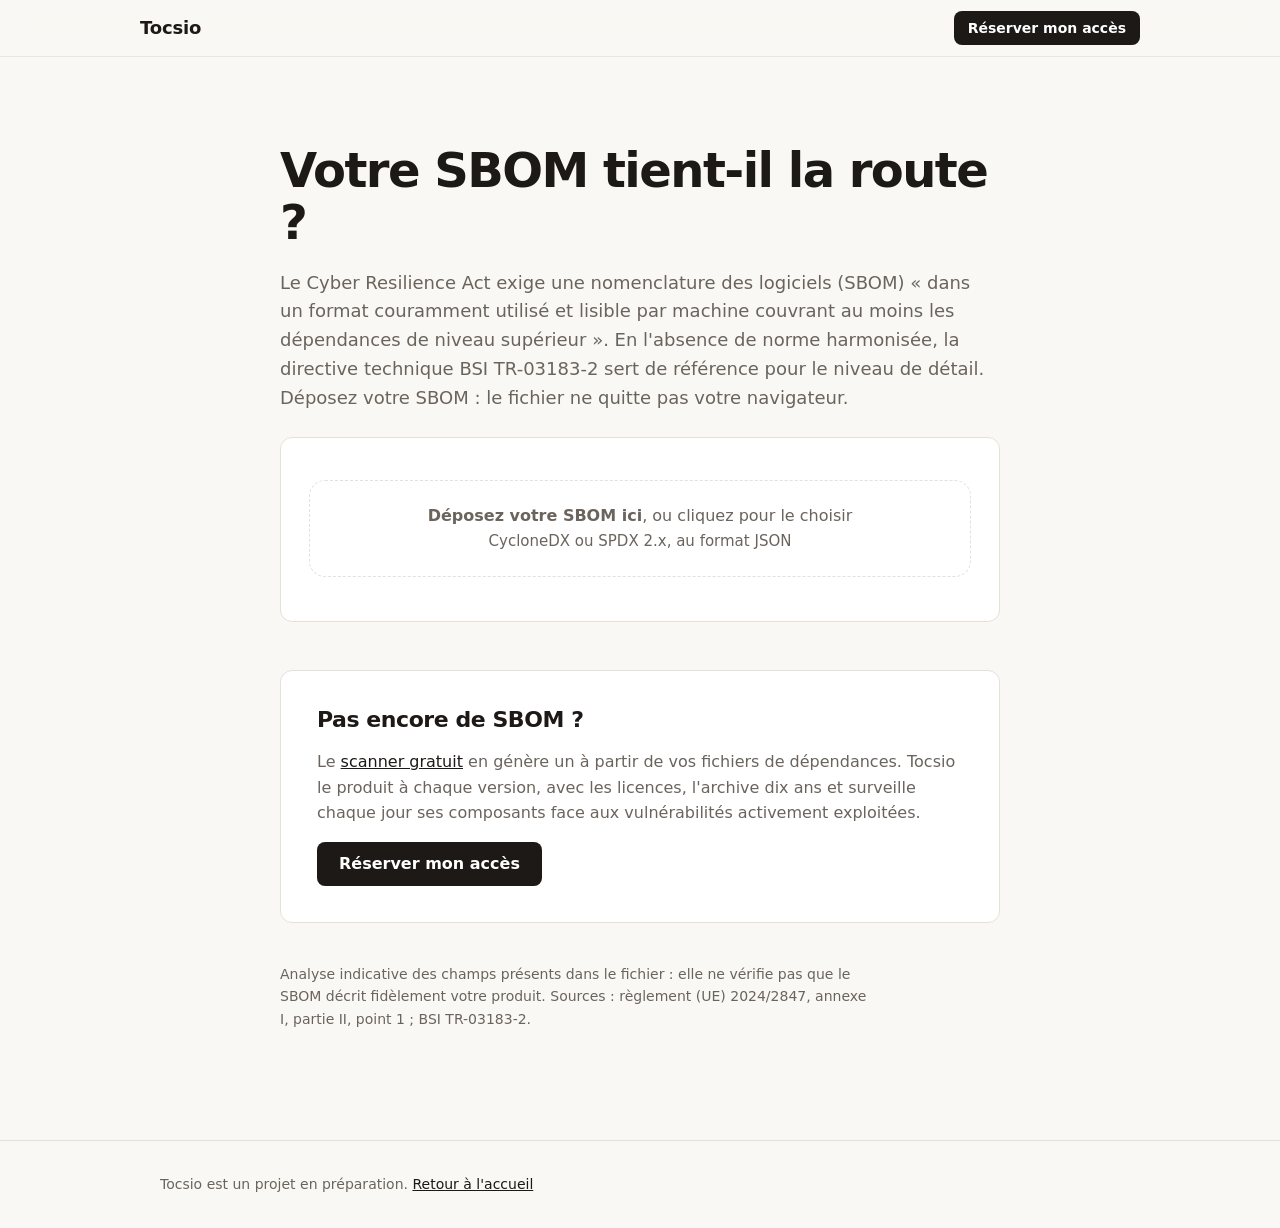
<file: verifier-sbom/index.html>
<!doctype html>
<html lang="fr">
<head>
<meta charset="utf-8">
<meta name="viewport" content="width=device-width, initial-scale=1, viewport-fit=cover">
<title>Vérifier son SBOM pour le Cyber Resilience Act (CycloneDX, SPDX, BSI TR-03183-2)</title>
<meta name="description" content="Déposez votre SBOM CycloneDX ou SPDX : vérifiez ce qu'exige le Cyber Resilience Act et ce qu'ajoute la directive technique allemande BSI TR-03183-2 (licences, empreintes, fournisseurs, dépendances). Gratuit, le fichier reste dans votre navigateur.">
<link rel="canonical" href="https://hosniadnane.github.io/vigie-landing/verifier-sbom/">
<link rel="stylesheet" href="../shared/tools.css">
</head>
<body>
<header class="nav"><div class="nav-inner"><a class="brand" href="../">Tocsio</a><a class="btn btn-small" href="../#inscription">Réserver mon accès</a></div></header>
<main>
  <h1>Votre SBOM tient-il la route ?</h1>
  <p class="lede">Le Cyber Resilience Act exige une nomenclature des logiciels (SBOM) « dans un format couramment utilisé et lisible par machine couvrant au moins les dépendances de niveau supérieur ». En l'absence de norme harmonisée, la directive technique BSI TR-03183-2 sert de référence pour le niveau de détail. Déposez votre SBOM : le fichier ne quitte pas votre navigateur.</p>

  <section class="card" aria-label="Déposer un SBOM">
    <label class="drop" id="drop"><input type="file" id="file" accept=".json,application/json"><strong>Déposez votre SBOM ici</strong>, ou cliquez pour le choisir<br><span class="hint">CycloneDX ou SPDX 2.x, au format JSON</span></label>
    <p class="err" id="error" role="alert"></p>
  </section>

  <section id="out" hidden>
    <section class="card" aria-labelledby="cra-title"><h2 id="cra-title">Exigences du CRA</h2><p class="hint" id="summary"></p><ul class="steps" id="cra"></ul></section>
    <section class="card" aria-labelledby="bsi-title"><h2 id="bsi-title">Niveau de détail BSI TR-03183-2</h2>
      <p class="hint">Référence allemande utilisée en attendant les normes harmonisées. Elle demande en particulier une empreinte SHA-512, une licence SPDX et un fournisseur pour chaque composant.</p>
      <ul class="steps" id="bsi"></ul></section>
  </section>

  <section class="cta" aria-labelledby="cta-title">
    <h2 id="cta-title">Pas encore de SBOM ?</h2>
    <p>Le <a href="../scanner/">scanner gratuit</a> en génère un à partir de vos fichiers de dépendances. Tocsio le produit à chaque version, avec les licences, l'archive dix ans et surveille chaque jour ses composants face aux vulnérabilités activement exploitées.</p>
    <a class="btn" href="../#inscription">Réserver mon accès</a>
  </section>
  <p class="disclaimer">Analyse indicative des champs présents dans le fichier : elle ne vérifie pas que le SBOM décrit fidèlement votre produit. Sources : règlement (UE) 2024/2847, annexe I, partie II, point 1 ; BSI TR-03183-2.</p>
</main>
<footer><p>Tocsio est un projet en préparation. <a href="../">Retour à l'accueil</a></p></footer>
<script type="module">
  import { checkSbom } from "../shared/sbom-check.js";
  const $ = (id) => document.getElementById(id);
  const LABEL = { ok: "Conforme", partial: "Partiel", missing: "Absent" };
  function show(list, checks) {
    list.innerHTML = "";
    for (const c of checks) {
      const li = document.createElement("li");
      const left = document.createElement("div");
      left.innerHTML = "<strong></strong><br><span class=\"hint\"></span>";
      left.querySelector("strong").textContent = c.label;
      left.querySelector("span").textContent = c.detail;
      const tag = document.createElement("span");
      tag.className = `tag ${c.status}`;
      tag.textContent = LABEL[c.status];
      li.append(left, tag);
      list.append(li);
    }
  }
  async function analyse(file) {
    $("error").textContent = "";
    $("out").hidden = true;
    if (file.size > 50 * 1024 * 1024) { $("error").textContent = "Fichier trop volumineux (50 Mo au maximum)."; return; }
    const r = checkSbom(await file.text());
    if (r.error) { $("error").textContent = r.error; return; }
    $("summary").textContent = `${file.name} : ${r.format} ${r.version}, ${r.total} composants.`;
    show($("cra"), r.cra);
    show($("bsi"), r.bsi);
    $("out").hidden = false;
  }
  const drop = $("drop");
  $("file").addEventListener("change", () => $("file").files[0] && analyse($("file").files[0]));
  ["dragenter", "dragover"].forEach((t) => drop.addEventListener(t, (e) => { e.preventDefault(); drop.classList.add("over"); }));
  ["dragleave", "drop"].forEach((t) => drop.addEventListener(t, (e) => { e.preventDefault(); drop.classList.remove("over"); }));
  drop.addEventListener("drop", (e) => e.dataTransfer.files[0] && analyse(e.dataTransfer.files[0]));
</script>
</body>
</html>
</file>
<file: shared/tools.css>
/* Shared look of the free tools: same tokens and components as the home page. */
:root {
  --paper: #FAF8F4; --surface: #FFFFFF; --ink: #1C1917; --mute: #6B645D; --line: #E6E0D7;
  --blue: #1C1917; --on-fill: #FFFFFF; --blue-soft: #F1EDE6; --signal: #B42318; --signal-soft: #FDF1EF; --ok: #1F7A4D; --ok-soft: #EAF5EF; --warn: #8A5A00; --warn-soft: #FFF5E0;
  --nav: rgba(250, 248, 244, 0.8);
  color-scheme: light;
}
@media (prefers-color-scheme: dark) {
  :root {
    --paper: #141210; --surface: #1C1A17; --ink: #F5F3EF; --mute: #AAA29A; --line: #2E2A25;
    --blue: #F5F3EF; --on-fill: #141210; --blue-soft: #24211D; --signal: #FF8A7A; --signal-soft: #2A1714; --ok: #5BC98F; --ok-soft: #15291F; --warn: #F0C060; --warn-soft: #33290F;
    --nav: rgba(20, 18, 16, 0.8);
    color-scheme: dark;
  }
}
* { box-sizing: border-box; }
html { -webkit-text-size-adjust: 100%; }
body { margin: 0; background: var(--paper); color: var(--ink); font: 100%/1.6 system-ui, -apple-system, "Segoe UI", Roboto, "Helvetica Neue", Arial, sans-serif; }
a { color: var(--blue); }
:focus-visible { outline: 3px solid var(--blue); outline-offset: 3px; border-radius: 6px; }
.visually-hidden { position: absolute; width: 1px; height: 1px; overflow: hidden; clip: rect(0 0 0 0); white-space: nowrap; }
.nav { position: sticky; top: 0; z-index: 10; padding-top: env(safe-area-inset-top, 0px); background: var(--nav); backdrop-filter: blur(20px) saturate(180%); -webkit-backdrop-filter: blur(20px) saturate(180%); border-bottom: 1px solid color-mix(in srgb, var(--line) 70%, transparent); }
.nav-inner { max-width: 1040px; margin: 0 auto; padding-inline: 20px; display: flex; align-items: center; justify-content: space-between; gap: 16px; height: 56px; }
.brand { font-weight: 650; font-size: 1.125rem; letter-spacing: -0.01em; color: var(--ink); text-decoration: none; }
.btn { display: inline-flex; align-items: center; justify-content: center; min-height: 44px; padding: 0 22px; border: 0; border-radius: 8px; background: var(--blue); color: var(--on-fill); font: inherit; font-weight: 600; text-decoration: none; cursor: pointer; transition: transform 100ms ease-out, opacity 150ms ease; }
.btn:hover { opacity: 0.92; }
.btn:active { transform: scale(0.97); }
.btn-small { min-height: 34px; padding: 0 14px; font-size: 0.875rem; }
.btn-ghost { background: transparent; color: var(--blue); border: 1px solid var(--line); }
@media (prefers-color-scheme: dark) { .btn:not(.btn-ghost) { color: var(--on-fill); } }
main { max-width: 760px; margin: 0 auto; padding: clamp(48px, 8vw, 88px) 20px clamp(56px, 8vw, 96px); }
h1 { margin: 0; font-size: clamp(2rem, 5vw, 3rem); line-height: 1.08; letter-spacing: -0.032em; }
h2 { margin: 48px 0 0; font-size: clamp(1.375rem, 3vw, 1.75rem); line-height: 1.2; letter-spacing: -0.02em; }
h3 { margin: 24px 0 0; font-size: 1.0625rem; }
.lede { margin: 20px 0 0; font-size: 1.125rem; color: var(--mute); max-width: 62ch; }
p, li { max-width: 66ch; }
.card { margin-top: 24px; padding: clamp(20px, 4vw, 28px); border-radius: 12px; background: var(--surface); border: 1px solid var(--line); }
.card > h2:first-child, .card > h3:first-child { margin-top: 0; }
label { display: block; margin-top: 18px; font-weight: 600; }
input[type=text], input[type=email], input[type=url], input[type=datetime-local], input[type=date], select, textarea {
  display: block; width: 100%; margin-top: 8px; min-height: 46px; padding: 10px 14px;
  border: 1px solid var(--line); border-radius: 12px; background: var(--paper); color: var(--ink); font: inherit;
}
textarea.code, pre.code { font-family: ui-monospace, SFMono-Regular, Consolas, monospace; font-size: 0.8125rem; line-height: 1.5; }
pre.code { margin: 12px 0 0; padding: 14px 16px; border-radius: 12px; background: var(--paper); border: 1px solid var(--line); white-space: pre-wrap; overflow-wrap: anywhere; user-select: all; }
.row { display: flex; gap: 10px; flex-wrap: wrap; align-items: center; margin-top: 16px; }
.hint { margin: 6px 0 0; color: var(--mute); font-size: 0.9375rem; }
.steps { list-style: none; margin: 16px 0 0; padding: 0; }
.steps li { display: flex; justify-content: space-between; gap: 16px; flex-wrap: wrap; padding: 14px 0; border-top: 1px solid var(--line); max-width: none; }
.steps li:first-child { border-top: 0; }
.tag { display: inline-block; align-self: flex-start; padding: 2px 10px; border-radius: 999px; font-size: 0.8125rem; font-weight: 650; white-space: nowrap; }
.tag.ok { background: var(--ok-soft); color: var(--ok); }
.tag.partial { background: var(--warn-soft); color: var(--warn); }
.tag.missing { background: var(--signal-soft); color: var(--signal); }
.note { margin-top: 20px; padding: 16px 18px; border-radius: 14px; background: var(--blue-soft); }
.note p { margin: 0; }
.err { color: var(--signal); }
.drop { display: block; margin-top: 14px; padding: 22px; border: 1.5px dashed var(--line); border-radius: 16px; text-align: center; color: var(--mute); cursor: pointer; font-weight: 400; }
.drop.over { border-color: var(--blue); background: var(--blue-soft); color: var(--ink); }
.drop input { position: absolute; width: 1px; height: 1px; opacity: 0; }
.cta { margin-top: 48px; padding: clamp(24px, 4vw, 36px); border-radius: 12px; background: var(--surface); border: 1px solid var(--line); }
.cta h2 { margin: 0; font-size: 1.375rem; }
.cta p { color: var(--mute); }
.disclaimer { margin-top: 40px; color: var(--mute); font-size: 0.875rem; }
footer { padding-block: 32px calc(32px + env(safe-area-inset-bottom, 0px)); border-top: 1px solid var(--line); color: var(--mute); font-size: 0.875rem; }
footer p { max-width: 1000px; margin: 0 auto; padding-inline: 20px; }
@media (prefers-reduced-motion: reduce) { .btn { transition: none; } }
@media (prefers-reduced-transparency: reduce) { .nav { background: var(--paper); backdrop-filter: none; -webkit-backdrop-filter: none; } }
</file>
